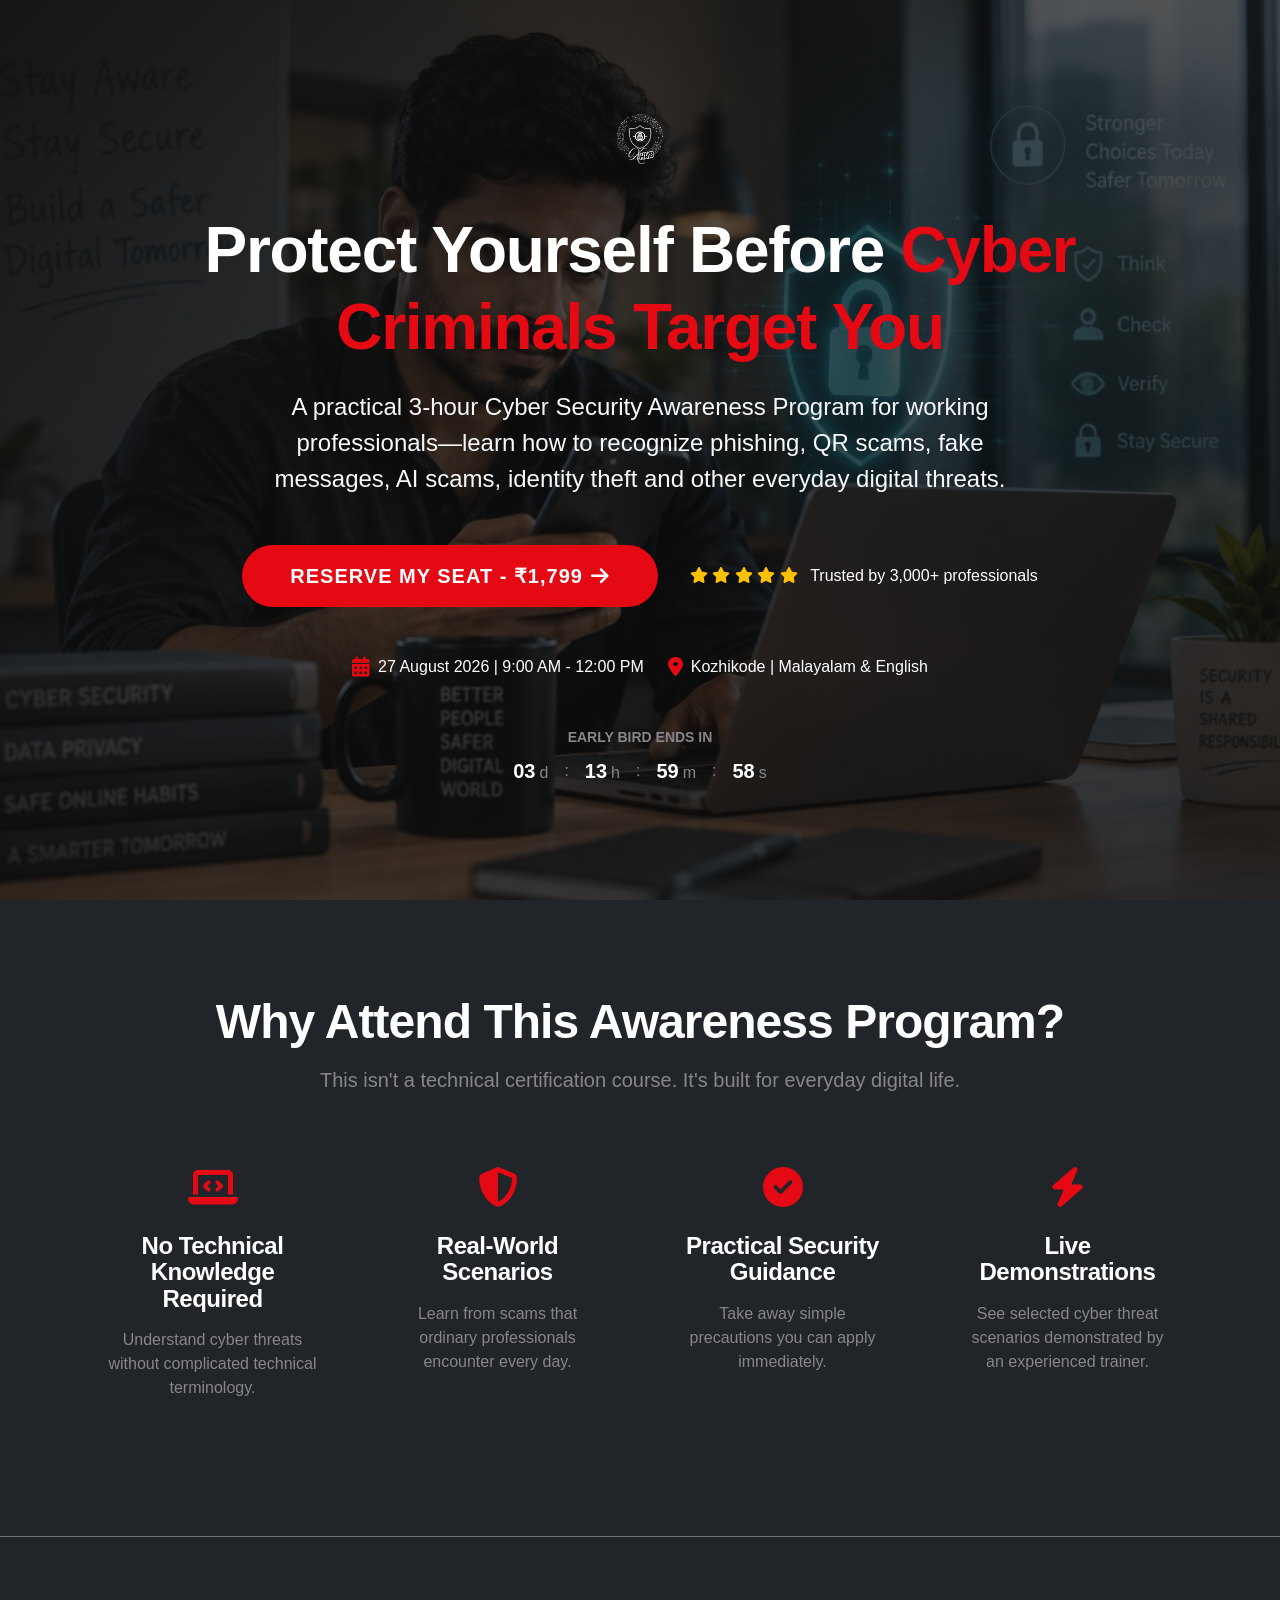
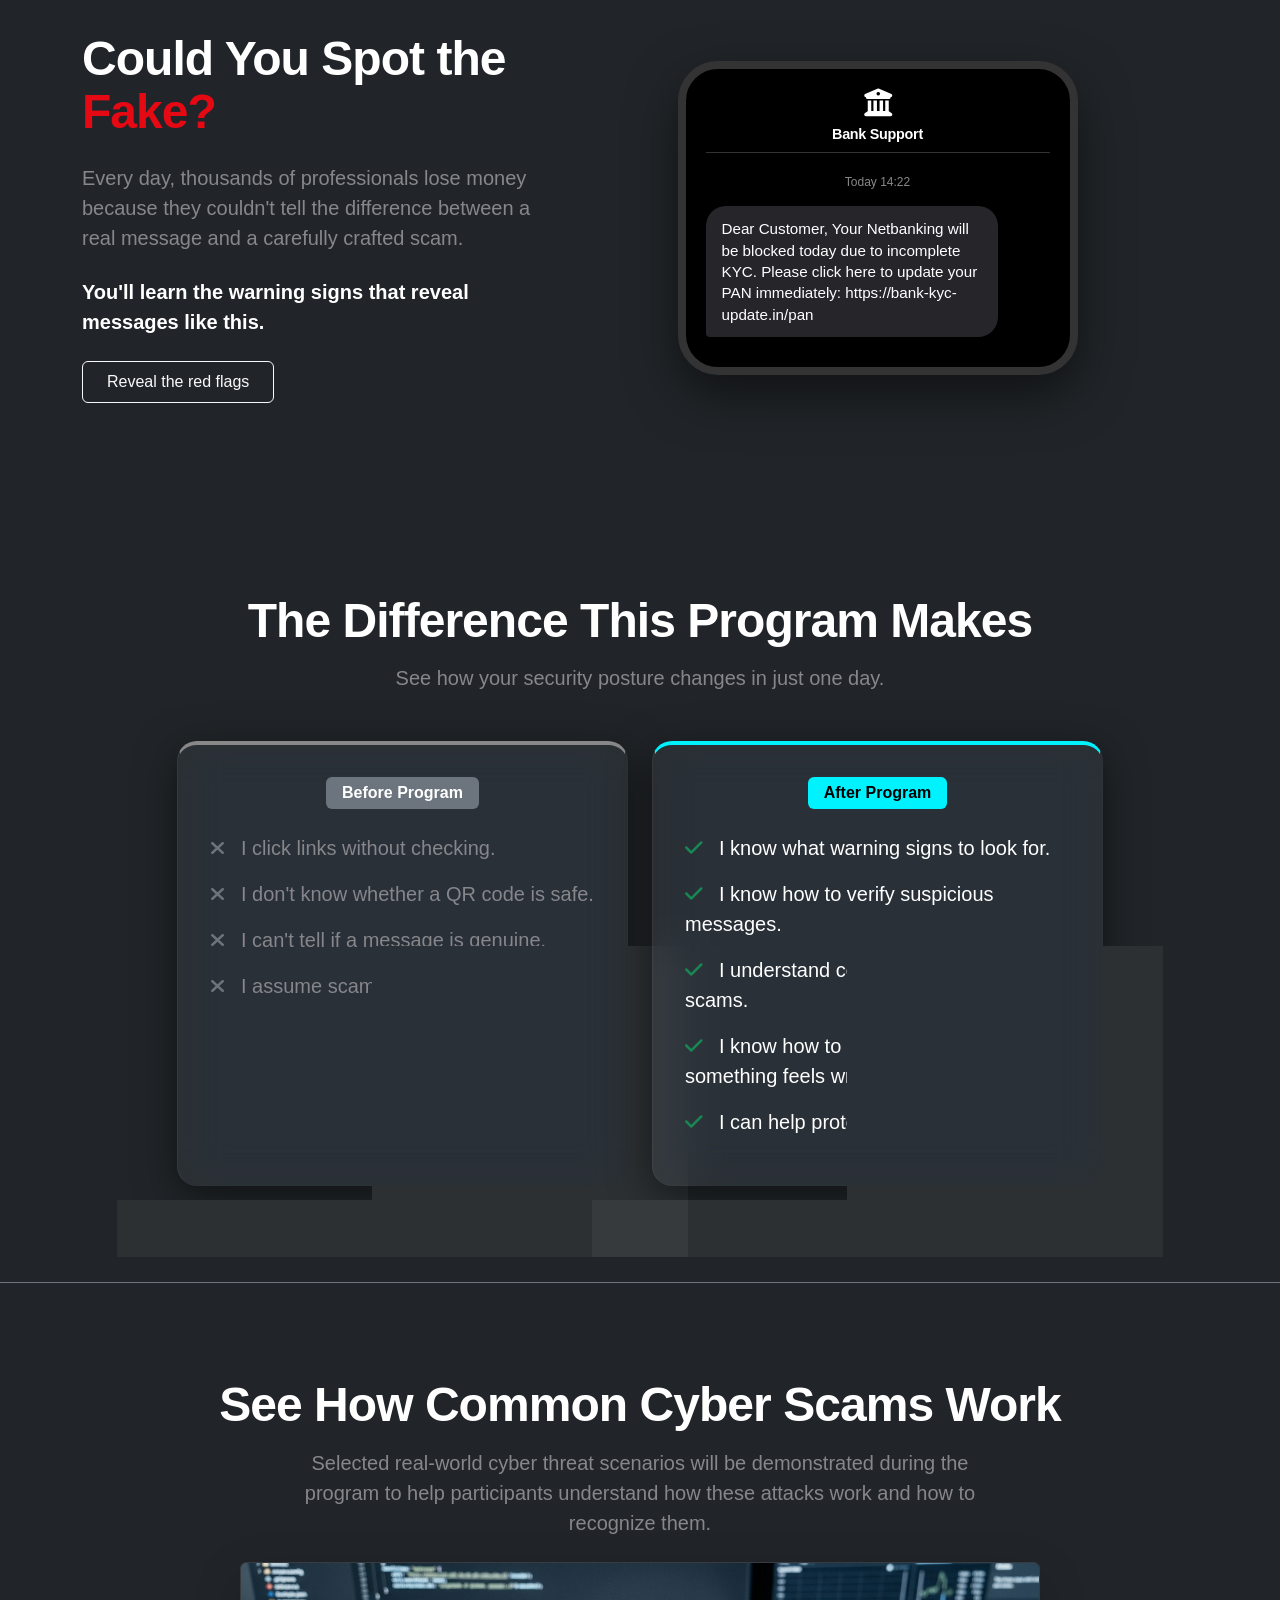
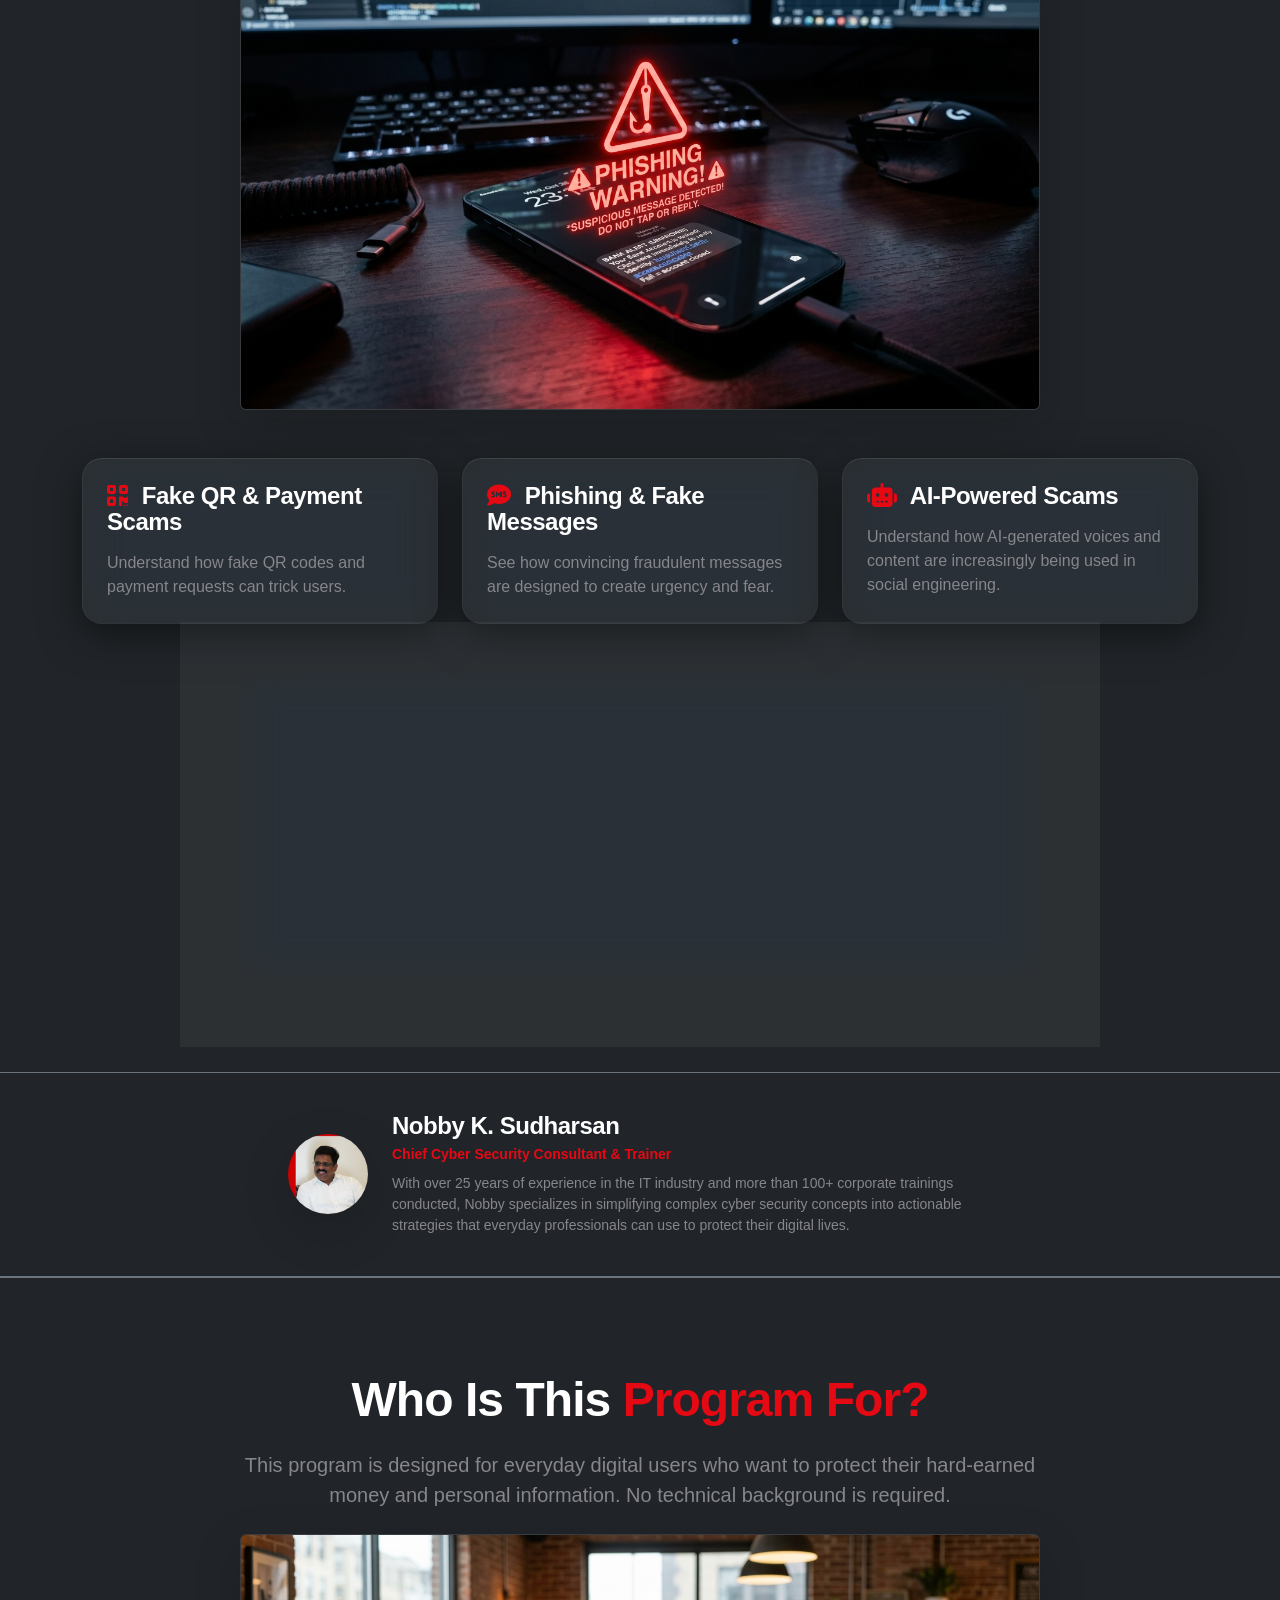
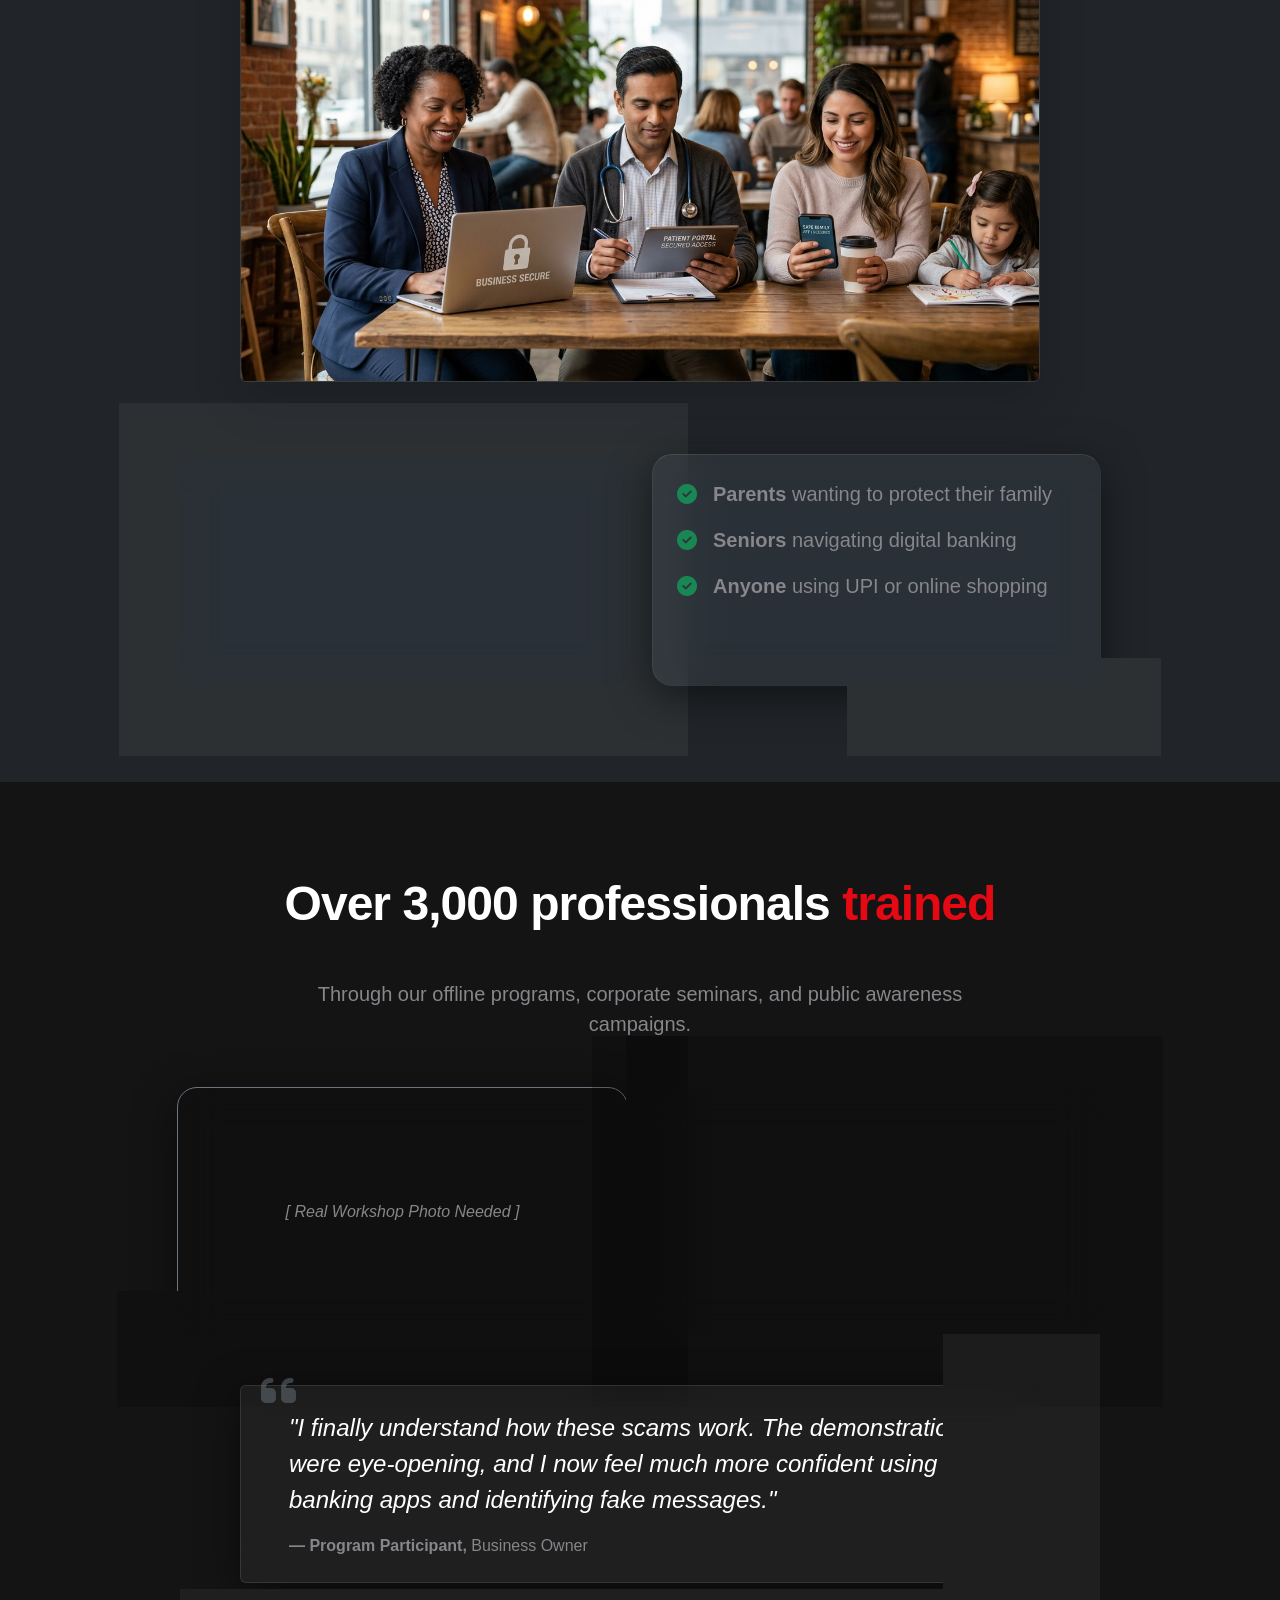
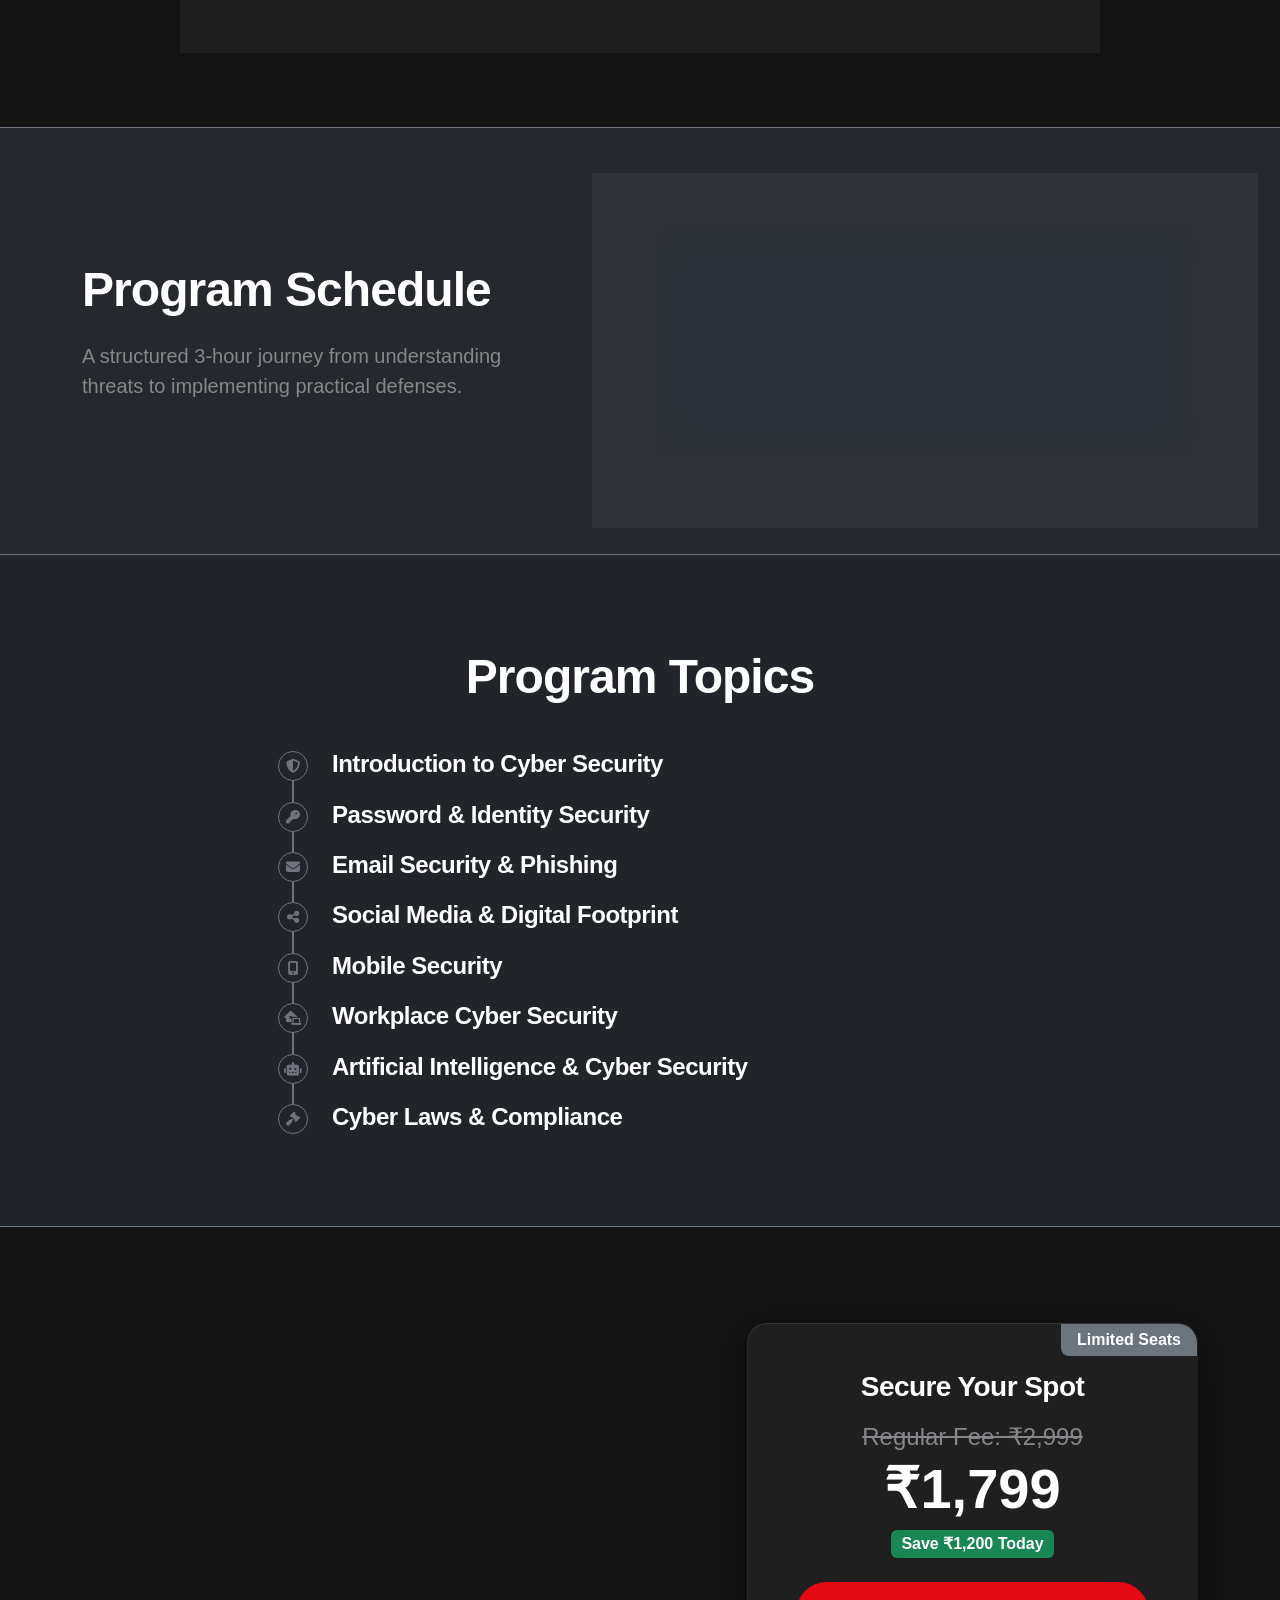
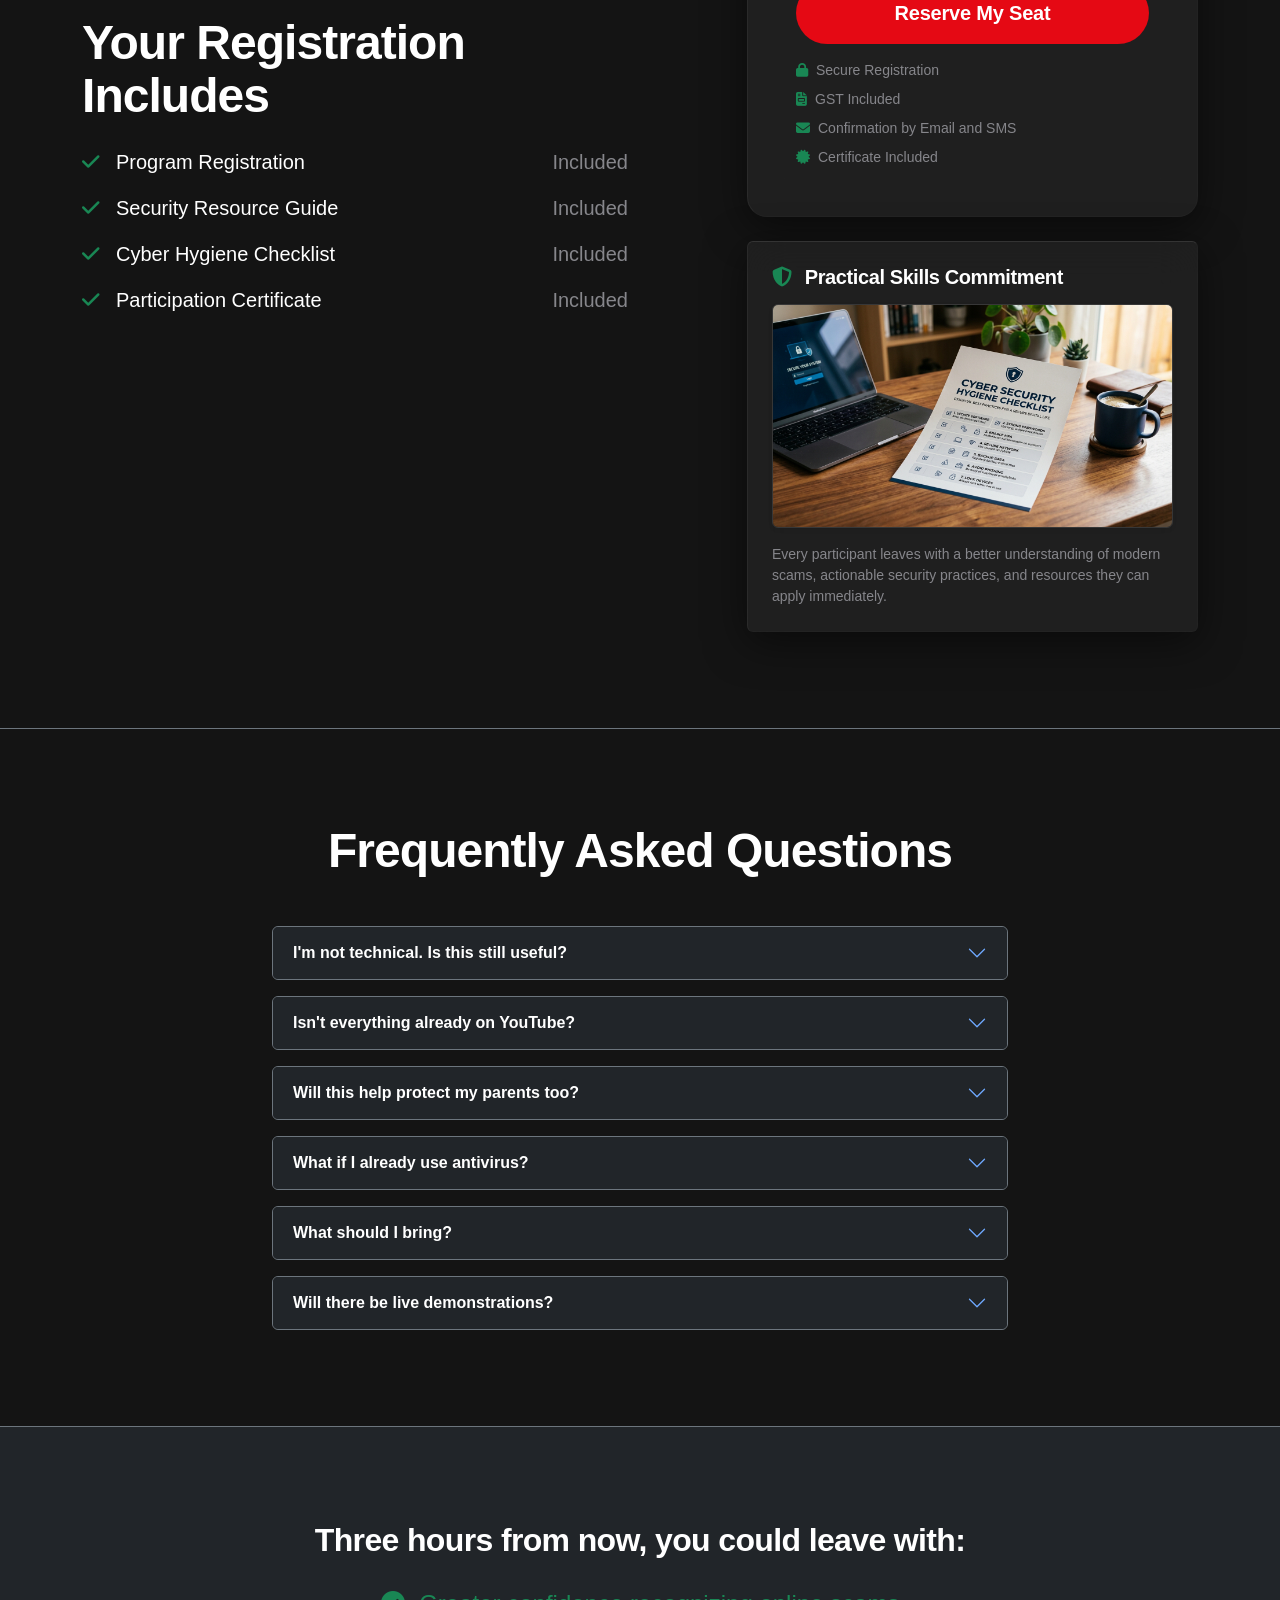
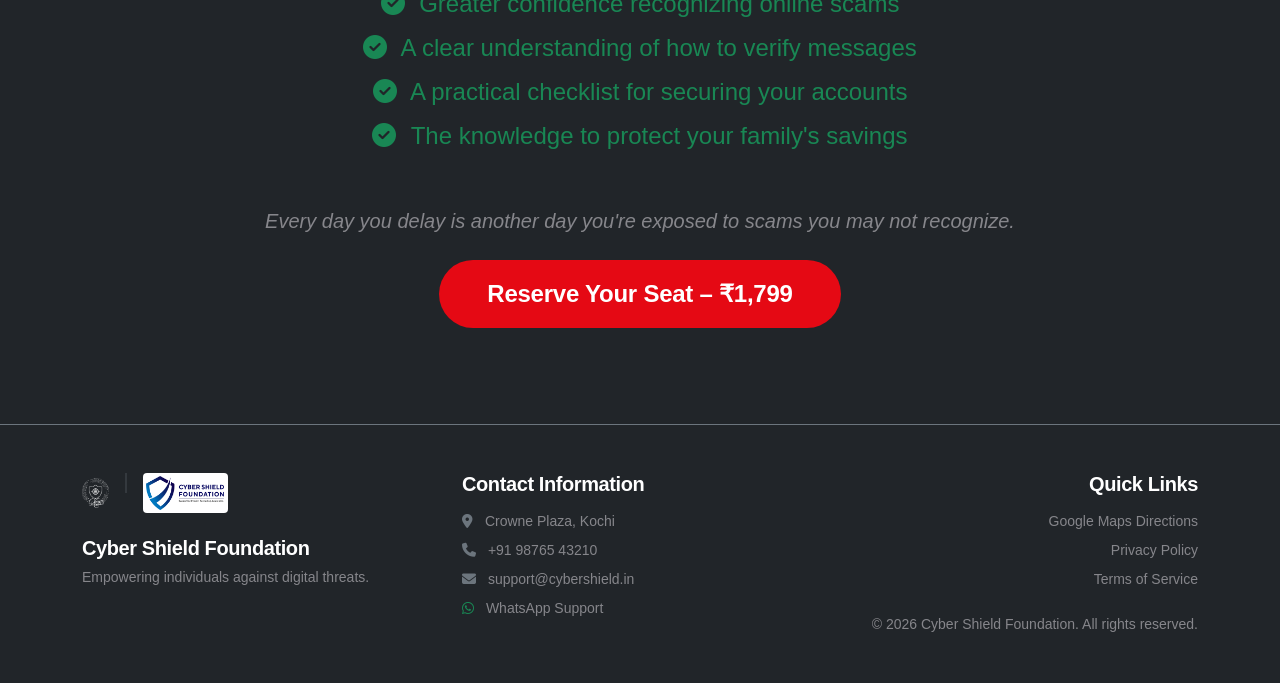
<file: index.html>
<!DOCTYPE html>
<html lang="en">
<head>
  <meta charset="utf-8">
  <meta name="viewport" content="width=device-width, initial-scale=1">
  <title>Protect Your Savings - Cyber Security Awareness Program</title>
  <meta name="description" content="A practical 3-hour awareness program to help professionals recognize and prevent digital scams.">
  <link href="https://cdn.jsdelivr.net/npm/bootstrap@5.3.0/dist/css/bootstrap.min.css" rel="stylesheet">
  <link href="https://cdnjs.cloudflare.com/ajax/libs/font-awesome/6.4.0/css/all.min.css" rel="stylesheet">
  <link href="css/style.css" rel="stylesheet">
  <style>
    .countdown-box {
      background: var(--charcoal);
      border: 1px solid var(--netflix-red);
      border-radius: 8px;
      padding: 10px 15px;
      display: inline-block;
      text-align: center;
      min-width: 60px;
    }
    .countdown-val {
      font-size: 1.5rem;
      font-weight: 800;
      color: #fff;
      line-height: 1;
    }
    .countdown-label {
      font-size: 0.75rem;
      color: var(--text-muted);
      text-transform: uppercase;
      letter-spacing: 1px;
    }
    .hero-overlay {
      position: absolute;
      top: 0;
      left: 0;
      width: 100%;
      height: 100%;
      background: linear-gradient(135deg, rgba(15,15,15,0.95) 0%, rgba(15,15,15,0.7) 50%, rgba(15,15,15,0.85) 100%);
      z-index: 1;
    }
    .hero-content {
      position: relative;
      z-index: 2;
    }
  </style>
  <!-- Meta Pixel Code -->
  <script>
  !function(f,b,e,v,n,t,s)
  {if(f.fbq)return;n=f.fbq=function(){n.callMethod?
  n.callMethod.apply(n,arguments):n.queue.push(arguments)};
  if(!f._fbq)f._fbq=n;n.push=n;n.loaded=!0;n.version='2.0';
  n.queue=[];t=b.createElement(e);t.async=!0;
  t.src=v;s=b.getElementsByTagName(e)[0];
  s.parentNode.insertBefore(t,s)}(window, document,'script',
  'https://connect.facebook.net/en_US/fbevents.js');
  fbq('init', '4577312052550451');
  fbq('track', 'PageView');
  </script>
  <noscript><img height="1" width="1" style="display:none"
  src="https://www.facebook.com/tr?id=4577312052550451&ev=PageView&noscript=1"
  /></noscript>
  <!-- End Meta Pixel Code -->
</head>
<body class="bg-dark text-white" data-bs-theme="dark">

  <!-- Floating Sticky CTA (Mobile Bottom) -->
  <div class="sticky-cta py-3 border-top border-secondary d-md-none" id="stickyCtaMobile" style="background: rgba(15,15,15,0.95); backdrop-filter: blur(10px);">
    <div class="container d-flex justify-content-between align-items-center">
      <div>
        <p class="m-0 fw-bold fs-5 text-white">Reserve My Seat</p>
        <small class="text-white" id="stickyCountdownMobile">Ends in: 03:14:22:15</small>
      </div>
      <button class="btn-netflix open-register-modal px-4 py-2">₹1,799</button>
    </div>
  </div>

  <!-- Floating Sticky CTA (Desktop Top Right) -->
  <div class="position-fixed d-none d-md-flex flex-column align-items-end" id="stickyCtaDesktop" style="top: 20px; right: 20px; z-index: 1000; opacity: 0; transition: opacity 0.3s ease; pointer-events: none;">
    <button class="btn-netflix open-register-modal px-4 py-2 shadow-lg mb-1" style="pointer-events: auto;">Reserve My Seat - ₹1,799</button>
    <small class="text-white bg-dark px-2 py-1 rounded" style="pointer-events: auto; opacity: 0.8;" id="stickyCountdownDesktop">Ends in: 03:14:22:15</small>
  </div>

  <!-- HERO SECTION -->
  <section class="hero-section text-center position-relative pt-5 pb-5" style="min-height: 100vh; display: flex; align-items: center; justify-content: center; background: url('img/hero_main.jpg') center/cover;">
    <div class="hero-overlay"></div>
    
    <div class="container hero-content">
      <!-- Logos -->
      <div class="d-flex justify-content-center align-items-center mb-5 reveal">
        <img src="img/logo-white.png" alt="Exabeam" style="height: 50px; object-fit: contain;">
      </div>

      <!-- Hero Content -->
      <h1 class="display-3 fw-bold mb-4 reveal">
        Protect Yourself Before <span class="text-netflix-red">Cyber Criminals Target You</span>
      </h1>
      <p class="fs-4 text-light mb-5 reveal reveal-delay-1" style="max-width: 800px; margin: 0 auto;">
        A practical 3-hour Cyber Security Awareness Program for working professionals—learn how to recognize phishing, QR scams, fake messages, AI scams, identity theft and other everyday digital threats.
      </p>
      <div class="d-inline-flex flex-column flex-md-row align-items-center gap-3 mb-5 reveal reveal-delay-2">
        <button class="btn-netflix open-register-modal px-5 py-3 fs-5 fw-bold text-uppercase d-flex align-items-center" style="letter-spacing: 1px;">
          Reserve My Seat - ₹1,799
          <i class="fas fa-arrow-right ms-2"></i>
        </button>
        <p class="text-white mt-3 mt-md-0 mb-0 ms-md-3">
          <i class="fas fa-star text-warning"></i>
          <i class="fas fa-star text-warning"></i>
          <i class="fas fa-star text-warning"></i>
          <i class="fas fa-star text-warning"></i>
          <i class="fas fa-star text-warning"></i>
          <span class="ms-2">Trusted by 3,000+ professionals</span>
        </p>
      </div>
      
      <div class="d-flex justify-content-center flex-wrap gap-4 text-white reveal reveal-delay-3">
        <div class="d-flex align-items-center gap-2">
          <i class="fas fa-calendar-alt text-netflix-red fs-5"></i>
          <span>27 August 2026 | 9:00 AM - 12:00 PM</span>
        </div>
        <div class="d-flex align-items-center gap-2">
          <i class="fas fa-map-marker-alt text-netflix-red fs-5"></i>
          <span>Kozhikode | Malayalam & English</span>
        </div>
      </div>
      
      <div class="reveal reveal-delay-4 mt-5">
         <p class="text-muted small text-uppercase fw-bold mb-2">Early Bird Ends In</p>
         <div class="d-flex justify-content-center gap-3 align-items-center" id="heroTimer">
            <div class="text-white fw-bold fs-5"><span id="days">02</span><span class="text-muted ms-1 fs-6 fw-normal">d</span></div>
            <div class="text-muted">:</div>
            <div class="text-white fw-bold fs-5"><span id="hours">14</span><span class="text-muted ms-1 fs-6 fw-normal">h</span></div>
            <div class="text-muted">:</div>
            <div class="text-white fw-bold fs-5"><span id="mins">53</span><span class="text-muted ms-1 fs-6 fw-normal">m</span></div>
            <div class="text-muted">:</div>
            <div class="text-white fw-bold fs-5"><span id="secs">22</span><span class="text-muted ms-1 fs-6 fw-normal">s</span></div>
         </div>
      </div>
    </div>
  </section>

  <!-- HIDDEN OBJECTIONS / WHAT MAKES THIS DIFFERENT -->
  <section class="py-5 bg-dark">
    <div class="container py-5">
      <div class="text-center mb-5 reveal">
        <h2 class="section-title">Why Attend This Awareness Program?</h2>
        <p class="fs-5 text-muted max-w-700 mx-auto">This isn't a technical certification course. It's built for everyday digital life.</p>
      </div>
      <div class="row g-4 justify-content-center">
        <!-- Feature 1 -->
        <div class="col-md-3 reveal reveal-delay-1">
          <div class="text-center p-4">
            <div class="feature-icon mb-4"><i class="fas fa-laptop-code text-netflix-red fs-1"></i></div>
            <h4 class="text-white mb-3">No Technical Knowledge Required</h4>
            <p class="text-muted">Understand cyber threats without complicated technical terminology.</p>
          </div>
        </div>
        <!-- Feature 2 -->
        <div class="col-md-3 reveal reveal-delay-2">
          <div class="text-center p-4">
            <div class="feature-icon mb-4"><i class="fas fa-shield-alt text-netflix-red fs-1"></i></div>
            <h4 class="text-white mb-3">Real-World Scenarios</h4>
            <p class="text-muted">Learn from scams that ordinary professionals encounter every day.</p>
          </div>
        </div>
        <!-- Feature 3 -->
        <div class="col-md-3 reveal reveal-delay-3">
          <div class="text-center p-4">
            <div class="feature-icon mb-4"><i class="fas fa-check-circle text-netflix-red fs-1"></i></div>
            <h4 class="text-white mb-3">Practical Security Guidance</h4>
            <p class="text-muted">Take away simple precautions you can apply immediately.</p>
          </div>
        </div>
        <!-- Feature 4 -->
        <div class="col-md-3 reveal reveal-delay-4">
          <div class="text-center p-4">
            <div class="feature-icon mb-4"><i class="fas fa-bolt text-netflix-red fs-1"></i></div>
            <h4 class="text-white mb-3">Live Demonstrations</h4>
            <p class="text-muted">See selected cyber threat scenarios demonstrated by an experienced trainer.</p>
          </div>
        </div>
      </div>
    </div>
  </section>

  <!-- INTERACTIVE SCAM QUIZ -->
  <section class="py-5 bg-dark border-top border-secondary">
    <div class="container py-5">
      <div class="row align-items-center">
        <div class="col-lg-5 text-center text-lg-start mb-4 mb-lg-0 reveal">
          <h2 class="section-title mb-4">Could You Spot the <span class="text-netflix-red">Fake?</span></h2>
          <p class="fs-5 text-muted mb-4">Every day, thousands of professionals lose money because they couldn't tell the difference between a real message and a carefully crafted scam.</p>
          <p class="fs-5 text-white fw-bold mb-4">You'll learn the warning signs that reveal messages like this.</p>
          <button class="btn btn-outline-light px-4 py-2" onclick="revealImessage()">Reveal the red flags</button>
        </div>
        
        <div class="col-lg-6 offset-lg-1 imessage-container reveal reveal-delay-2" id="imessageQuiz">
          <div class="imessage-header">
            <i class="fas fa-university fs-3 mb-2 d-block"></i>
            <h6>Bank Support</h6>
          </div>
          <div class="imessage-timestamp">Today 14:22</div>
          
          <div class="imessage-bubble receiver shake-animation">
            Dear Customer, Your Netbanking will be blocked today due to incomplete KYC. Please click here to update your PAN immediately: https://bank-kyc-update.in/pan
          </div>
          
          <div class="imessage-overlay" id="imessageOverlay">
            <h3 class="text-netflix-red mb-3 fw-bold"><i class="fas fa-exclamation-triangle me-2"></i>Warning Signs</h3>
            <p class="text-white mb-4">This message uses urgency to prompt a quick decision. Always check the URL domain—legitimate banks use official government or bank-specific domains, not obscure links.</p>
            <button class="btn btn-outline-light mt-2 px-4 py-2" onclick="event.stopPropagation(); closeImessage()">Got it</button>
          </div>
        </div>
      </div>
    </div>
  </section>

  <!-- BEFORE VS AFTER TRANSFORMATION -->
  <section class="py-5 bg-dark">
    <div class="container py-5">
      <div class="text-center mb-5 reveal">
        <h2 class="section-title">The Difference This Program Makes</h2>
        <p class="fs-5 text-muted max-w-700 mx-auto">See how your security posture changes in just one day.</p>
      </div>
      <div class="row g-4 justify-content-center">
        <div class="col-md-5 reveal reveal-delay-1">
          <div class="saas-card text-center" style="border-top: 4px solid #888;">
            <div class="mb-4">
              <span class="badge bg-secondary px-3 py-2 fs-6">Before Program</span>
            </div>
            <ul class="text-start list-unstyled fs-5 text-muted">
              <li class="mb-3"><i class="fas fa-times text-secondary me-3"></i>I click links without checking.</li>
              <li class="mb-3"><i class="fas fa-times text-secondary me-3"></i>I don't know whether a QR code is safe.</li>
              <li class="mb-3"><i class="fas fa-times text-secondary me-3"></i>I can't tell if a message is genuine.</li>
              <li class="mb-0"><i class="fas fa-times text-secondary me-3"></i>I assume scams won't happen to me.</li>
            </ul>
          </div>
        </div>
        <div class="col-md-5 reveal reveal-delay-2">
          <div class="saas-card text-center" style="border-top: 4px solid #00f2fe;">
            <div class="mb-4">
              <span class="badge px-3 py-2 fs-6 fw-bold" style="background: #00f2fe; color: #000;">After Program</span>
            </div>
            <ul class="text-start list-unstyled fs-5 text-white">
              <li class="mb-3"><i class="fas fa-check text-success me-3"></i>I know what warning signs to look for.</li>
              <li class="mb-3"><i class="fas fa-check text-success me-3"></i>I know how to verify suspicious messages.</li>
              <li class="mb-3"><i class="fas fa-check text-success me-3"></i>I understand common QR and payment scams.</li>
              <li class="mb-3"><i class="fas fa-check text-success me-3"></i>I know how to respond when something feels wrong.</li>
              <li class="mb-0"><i class="fas fa-check text-success me-3"></i>I can help protect my family too.</li>
            </ul>
          </div>
        </div>
      </div>
    </div>
  </section>

  <!-- LIVE DEMONSTRATIONS -->
  <section class="py-5 border-top border-secondary bg-dark">
    <div class="container py-5">
      <div class="text-center mb-5 reveal">
        <h2 class="section-title">See How Common Cyber Scams <span class="text-white">Work</span></h2>
        <p class="fs-5 text-muted max-w-700 mx-auto mb-4">Selected real-world cyber threat scenarios will be demonstrated during the program to help participants understand how these attacks work and how to recognize them.</p>
        <img src="img/cyber_scams.jpg" class="img-fluid rounded shadow-lg" style="max-width: 800px; width: 100%; border: 1px solid rgba(255,255,255,0.1);" alt="Phishing Warning Concept">
      </div>
      <div class="row g-4">
        <!-- Threat 1 -->
        <div class="col-md-4 reveal reveal-delay-1">
          <div class="saas-card h-100 p-4">
            <h4 class="text-white mb-3"><i class="fas fa-qrcode text-netflix-red me-2"></i> Fake QR & Payment Scams</h4>
            <p class="text-muted mb-0">Understand how fake QR codes and payment requests can trick users.</p>
          </div>
        </div>
        <!-- Threat 2 -->
        <div class="col-md-4 reveal reveal-delay-2">
          <div class="saas-card h-100 p-4">
            <h4 class="text-white mb-3"><i class="fas fa-comment-sms text-netflix-red me-2"></i> Phishing & Fake Messages</h4>
            <p class="text-muted mb-0">See how convincing fraudulent messages are designed to create urgency and fear.</p>
          </div>
        </div>
        <!-- Threat 3 -->
        <div class="col-md-4 reveal reveal-delay-3">
          <div class="saas-card h-100 p-4">
            <h4 class="text-white mb-3"><i class="fas fa-robot text-netflix-red me-2"></i> AI-Powered Scams</h4>
            <p class="text-muted mb-0">Understand how AI-generated voices and content are increasingly being used in social engineering.</p>
          </div>
        </div>
      </div>
      <div class="text-center mt-5 reveal p-5 saas-card mx-auto" style="max-width: 800px; border-color: rgba(255,255,255,0.2);">
         <h3 class="text-white mb-3">Don't Wait Until You Become a Statistic</h3>
         <p class="text-muted mb-4 fs-5">Secure your digital life and protect your family in just one day.</p>
         <button class="btn-netflix open-register-modal px-5 py-3 fs-4">Reserve My Seat - ₹1,799</button>
         <p class="mt-3 text-muted small mb-0"><i class="fas fa-lock text-success me-1"></i> Secure checkout</p>
      </div>
    </div>
  </section>

  <!-- MEET YOUR TRAINER -->
  <section class="py-4 border-top border-bottom border-secondary bg-dark">
    <div class="container py-3 text-center reveal">
      <div class="d-inline-flex flex-column flex-md-row align-items-center justify-content-center gap-4">
        <img src="img/person-01.png" alt="Nobby K. Sudharsan" class="rounded-circle shadow-lg" style="width: 80px; height: 80px; object-fit: cover;">
        <div class="text-center text-md-start" style="max-width: 600px;">
          <h4 class="text-white mb-1">Nobby K. Sudharsan</h4>
          <p class="text-netflix-red fw-bold mb-2 small">Chief Cyber Security Consultant & Trainer</p>
          <p class="text-muted small mb-0">With over 25 years of experience in the IT industry and more than 100+ corporate trainings conducted, Nobby specializes in simplifying complex cyber security concepts into actionable strategies that everyday professionals can use to protect their digital lives.</p>
        </div>
      </div>
    </div>
  </section>

  <!-- WHO SHOULD ATTEND -->
  <section class="py-5 bg-dark border-top border-secondary">
    <div class="container py-5">
      <div class="row g-5 justify-content-center">
        <div class="col-lg-10 reveal text-center">
          <h3 class="mb-4 text-white section-title">Who Is This <span class="text-netflix-red">Program For?</span></h3>
          <p class="fs-5 text-muted mx-auto mb-4" style="max-width: 800px;">This program is designed for everyday digital users who want to protect their hard-earned money and personal information. No technical background is required.</p>
          <img src="img/audience.jpg" class="img-fluid rounded shadow-lg mb-5" style="max-width: 800px; width: 100%; border: 1px solid rgba(255,255,255,0.1);" alt="Diverse group of professionals and parents">
          
          <div class="row mt-4 text-start">
            <div class="col-md-6">
              <div class="saas-card p-4 h-100">
                <p class="mb-3 fs-5"><i class="fas fa-check-circle text-success me-3"></i><strong>Business Owners</strong> protecting company assets</p>
                <p class="mb-3 fs-5"><i class="fas fa-check-circle text-success me-3"></i><strong>Employees</strong> who handle sensitive information</p>
                <p class="mb-0 fs-5"><i class="fas fa-check-circle text-success me-3"></i><strong>Professionals</strong> like Doctors and CAs</p>
              </div>
            </div>
            <div class="col-md-6 mt-4 mt-md-0">
              <div class="saas-card p-4 h-100">
                <p class="mb-3 fs-5"><i class="fas fa-check-circle text-success me-3"></i><strong>Parents</strong> wanting to protect their family</p>
                <p class="mb-3 fs-5"><i class="fas fa-check-circle text-success me-3"></i><strong>Seniors</strong> navigating digital banking</p>
                <p class="mb-0 fs-5"><i class="fas fa-check-circle text-success me-3"></i><strong>Anyone</strong> using UPI or online shopping</p>
              </div>
            </div>
          </div>
        </div>
      </div>
    </div>
  </section>

  <!-- SOCIAL PROOF & TESTIMONIAL -->
  <section class="py-5" style="background: var(--charcoal);">
    <div class="container py-5 text-center">
      <h2 class="section-title reveal mb-5">Over 3,000 professionals <span class="text-netflix-red">trained</span></h2>
      <p class="fs-5 text-muted mx-auto mb-5" style="max-width: 700px;">Through our offline programs, corporate seminars, and public awareness campaigns.</p>
      
      <!-- Removed placeholder images, waiting for real assets -->
      <div class="row g-4 justify-content-center mb-5">
        <div class="col-md-5 reveal reveal-delay-1">
          <div class="saas-card p-5 d-flex align-items-center justify-content-center border-secondary" style="min-height: 250px; background: rgba(0,0,0,0.2);">
            <p class="text-muted fst-italic mb-0">[ Real Workshop Photo Needed ]</p>
          </div>
        </div>
        <div class="col-md-5 reveal reveal-delay-2">
          <div class="saas-card p-5 d-flex align-items-center justify-content-center border-secondary" style="min-height: 250px; background: rgba(0,0,0,0.2);">
             <p class="text-muted fst-italic mb-0">[ Real Certificate Photo Needed ]</p>
          </div>
        </div>
      </div>

      <!-- Specific Testimonial -->
      <div class="reveal mx-auto mb-5 p-4 rounded saas-card text-start position-relative" style="max-width: 800px; border-color: rgba(255,255,255,0.1);">
        <i class="fas fa-quote-left fs-1 text-secondary position-absolute" style="top: -15px; left: 20px; opacity: 0.5;"></i>
        <p class="fs-4 text-white fst-italic ms-4">"I finally understand how these scams work. The demonstrations were eye-opening, and I now feel much more confident using my banking apps and identifying fake messages."</p>
        <p class="text-muted ms-4 m-0 fw-bold">— Program Participant, <span class="fw-normal">Business Owner</span></p>
      </div>
    </div>
  </section>

  <!-- PROGRAM SCHEDULE -->
  <section class="py-5 border-top border-secondary" style="background: rgba(255,255,255,0.02);">
    <div class="container py-5">
      <div class="row align-items-center">
        <div class="col-lg-5 mb-4 mb-lg-0 reveal text-center text-lg-start">
          <h2 class="section-title mb-4">Program <span class="text-white">Schedule</span></h2>
          <p class="fs-5 text-muted">A structured 3-hour journey from understanding threats to implementing practical defenses.</p>
        </div>
        <div class="col-lg-6 offset-lg-1 reveal reveal-delay-1">
          <div class="saas-card p-4 border-secondary">
            <div class="d-flex mb-3">
              <div class="text-netflix-red fw-bold me-4" style="min-width: 80px;">09:00 AM</div>
              <div class="text-white">Understanding the Threat Landscape</div>
            </div>
            <div class="d-flex mb-3">
              <div class="text-netflix-red fw-bold me-4" style="min-width: 80px;">09:30 AM</div>
              <div class="text-white">Passwords, Phishing & Social Engineering</div>
            </div>
            <div class="d-flex mb-3">
              <div class="text-netflix-red fw-bold me-4" style="min-width: 80px;">10:15 AM</div>
              <div class="text-white">Online Banking & Mobile Security</div>
            </div>
            <div class="d-flex mb-3">
              <div class="text-netflix-red fw-bold me-4" style="min-width: 80px;">11:00 AM</div>
              <div class="text-white">AI Scams, Social Media & Digital Footprint</div>
            </div>
            <div class="d-flex">
              <div class="text-netflix-red fw-bold me-4" style="min-width: 80px;">11:45 AM</div>
              <div class="text-white">Action Plan & Open Q&A</div>
            </div>
          </div>
        </div>
      </div>
    </div>
  </section>

  <!-- TIMELINE SECTION -->
  <section class="py-5 bg-dark border-top border-secondary">
    <div class="container py-5">
      <h2 class="section-title text-center reveal mb-5">Program <span class="text-white">Topics</span></h2>
      
      <div class="row justify-content-center reveal reveal-delay-1">
        <div class="col-lg-8">
          <div class="timeline position-relative">
             <div class="timeline-line bg-secondary position-absolute" style="left: 20px; top: 0; bottom: 0; width: 2px;"></div>
             
             <!-- Topic 1 -->
             <div class="timeline-item position-relative mb-4" style="padding-left: 60px;">
               <div class="timeline-dot position-absolute bg-dark border border-secondary rounded-circle d-flex align-items-center justify-content-center" style="left: 6px; top: 0; width: 30px; height: 30px;"><i class="fas fa-shield-alt text-secondary small"></i></div>
               <h4 class="text-white m-0">Introduction to Cyber Security</h4>
             </div>
             <!-- Topic 2 -->
             <div class="timeline-item position-relative mb-4" style="padding-left: 60px;">
               <div class="timeline-dot position-absolute bg-dark border border-secondary rounded-circle d-flex align-items-center justify-content-center" style="left: 6px; top: 0; width: 30px; height: 30px;"><i class="fas fa-key text-secondary small"></i></div>
               <h4 class="text-white m-0">Password & Identity Security</h4>
             </div>
             <!-- Topic 3 -->
             <div class="timeline-item position-relative mb-4" style="padding-left: 60px;">
               <div class="timeline-dot position-absolute bg-dark border border-secondary rounded-circle d-flex align-items-center justify-content-center" style="left: 6px; top: 0; width: 30px; height: 30px;"><i class="fas fa-envelope text-secondary small"></i></div>
               <h4 class="text-white m-0">Email Security & Phishing</h4>
             </div>
             <!-- Topic 4 -->
             <div class="timeline-item position-relative mb-4" style="padding-left: 60px;">
               <div class="timeline-dot position-absolute bg-dark border border-secondary rounded-circle d-flex align-items-center justify-content-center" style="left: 6px; top: 0; width: 30px; height: 30px;"><i class="fas fa-share-alt text-secondary small"></i></div>
               <h4 class="text-white m-0">Social Media & Digital Footprint</h4>
             </div>
             <!-- Topic 5 -->
             <div class="timeline-item position-relative mb-4" style="padding-left: 60px;">
               <div class="timeline-dot position-absolute bg-dark border border-secondary rounded-circle d-flex align-items-center justify-content-center" style="left: 6px; top: 0; width: 30px; height: 30px;"><i class="fas fa-mobile-alt text-secondary small"></i></div>
               <h4 class="text-white m-0">Mobile Security</h4>
             </div>
             <!-- Topic 6 -->
             <div class="timeline-item position-relative mb-4" style="padding-left: 60px;">
               <div class="timeline-dot position-absolute bg-dark border border-secondary rounded-circle d-flex align-items-center justify-content-center" style="left: 6px; top: 0; width: 30px; height: 30px;"><i class="fas fa-laptop-house text-secondary small"></i></div>
               <h4 class="text-white m-0">Workplace Cyber Security</h4>
             </div>
             <!-- Topic 7 -->
             <div class="timeline-item position-relative mb-4" style="padding-left: 60px;">
               <div class="timeline-dot position-absolute bg-dark border border-secondary rounded-circle d-flex align-items-center justify-content-center" style="left: 6px; top: 0; width: 30px; height: 30px;"><i class="fas fa-robot text-secondary small"></i></div>
               <h4 class="text-white m-0">Artificial Intelligence & Cyber Security</h4>
             </div>
             <!-- Topic 8 -->
             <div class="timeline-item position-relative" style="padding-left: 60px;">
               <div class="timeline-dot position-absolute bg-dark border border-secondary rounded-circle d-flex align-items-center justify-content-center" style="left: 6px; top: 0; width: 30px; height: 30px;"><i class="fas fa-gavel text-secondary small"></i></div>
               <h4 class="text-white m-0">Cyber Laws & Compliance</h4>
             </div>
          </div>
        </div>
      </div>
    </div>
  </section>

  <!-- PRICING & THE VALUE STACK -->
  <section class="py-5 border-top border-secondary" style="background: var(--charcoal);" id="register">
    <div class="container py-5">
      <div class="row align-items-center">
        <!-- The Value Stack -->
        <div class="col-lg-6 mb-5 mb-lg-0 reveal">
          <h2 class="section-title mb-4">Your Registration <span class="text-white">Includes</span></h2>
          
          <ul class="list-unstyled mb-4">
            <li class="mb-3 fs-5 d-flex justify-content-between">
              <span><i class="fas fa-check text-success me-3"></i>Program Registration</span>
              <span class="text-muted">Included</span>
            </li>
            <li class="mb-3 fs-5 d-flex justify-content-between">
              <span><i class="fas fa-check text-success me-3"></i>Security Resource Guide</span>
              <span class="text-muted">Included</span>
            </li>
            <li class="mb-3 fs-5 d-flex justify-content-between">
              <span><i class="fas fa-check text-success me-3"></i>Cyber Hygiene Checklist</span>
              <span class="text-muted">Included</span>
            </li>
            <li class="mb-3 fs-5 d-flex justify-content-between">
              <span><i class="fas fa-check text-success me-3"></i>Participation Certificate</span>
              <span class="text-muted">Included</span>
            </li>
          </ul>
        </div>
        
        <div class="col-lg-5 offset-lg-1 reveal reveal-delay-1">
          <div class="saas-card text-center position-relative overflow-hidden" style="padding: 3rem;">
            <div class="position-absolute top-0 end-0 bg-secondary text-white px-3 py-1 rounded-bl fw-bold" style="border-bottom-left-radius: 8px;">Limited Seats</div>
            <h3 class="mb-3 text-white">Secure Your Spot</h3>
            
            <div class="mb-4">
               <span class="text-decoration-line-through text-muted fs-4">Regular Fee: ₹2,999</span><br>
               <span class="display-4 fw-bold text-white">₹1,799</span><br>
               <span class="badge bg-success fs-6 mt-2">Save ₹1,200 Today</span>
            </div>
            
            <button class="btn-netflix w-100 py-3 fs-5 open-register-modal mb-3">Reserve My Seat</button>
            
            <div class="d-flex flex-column gap-2 text-muted small text-start">
              <span><i class="fas fa-lock text-success me-2"></i>Secure Registration</span>
              <span><i class="fas fa-file-invoice text-success me-2"></i>GST Included</span>
              <span><i class="fas fa-envelope text-success me-2"></i>Confirmation by Email and SMS</span>
              <span><i class="fas fa-certificate text-success me-2"></i>Certificate Included</span>
            </div>
          </div>
          
          <div class="mt-4 p-4 rounded saas-card text-start position-relative">
            <h5 class="text-white mb-3"><i class="fas fa-shield-alt text-success me-2"></i> Practical Skills Commitment</h5>
            <img src="img/security_checklist.jpg" class="img-fluid rounded mb-3 shadow-sm" style="width: 100%; border: 1px solid rgba(255,255,255,0.1);" alt="Security Checklist">
            <p class="text-muted small m-0">Every participant leaves with a better understanding of modern scams, actionable security practices, and resources they can apply immediately.</p>
          </div>
        </div>
      </div>
    </div>
  </section>

  <!-- FREQUENTLY ASKED QUESTIONS -->
  <section class="py-5 bg-charcoal border-top border-secondary">
    <div class="container py-5">
      <h2 class="section-title text-center reveal mb-5">Frequently Asked <span class="text-white">Questions</span></h2>
      <div class="row justify-content-center reveal reveal-delay-1">
        <div class="col-lg-8">
          <div class="accordion" id="faqAccordion">
            <div class="accordion-item bg-dark border-secondary border mb-3 rounded overflow-hidden">
              <h2 class="accordion-header">
                <button class="accordion-button collapsed bg-dark text-white fw-bold shadow-none" type="button" data-bs-toggle="collapse" data-bs-target="#faq1">
                  I'm not technical. Is this still useful?
                </button>
              </h2>
              <div id="faq1" class="accordion-collapse collapse" data-bs-parent="#faqAccordion">
                <div class="accordion-body text-muted bg-charcoal">
                  Absolutely. We designed this entirely for non-technical users. If you know how to use WhatsApp or open an email, you will easily be able to follow along and secure your devices.
                </div>
              </div>
            </div>
            <div class="accordion-item bg-dark border-secondary border mb-3 rounded overflow-hidden">
              <h2 class="accordion-header">
                <button class="accordion-button collapsed bg-dark text-white fw-bold shadow-none" type="button" data-bs-toggle="collapse" data-bs-target="#faq2">
                  Isn't everything already on YouTube?
                </button>
              </h2>
              <div id="faq2" class="accordion-collapse collapse" data-bs-parent="#faqAccordion">
                <div class="accordion-body text-muted bg-charcoal">
                  Information is on YouTube, but execution is not. This is an interactive awareness program where you'll see real-world scam demonstrations that aren't shown publicly.
                </div>
              </div>
            </div>
            <div class="accordion-item bg-dark border-secondary border mb-3 rounded overflow-hidden">
              <h2 class="accordion-header">
                <button class="accordion-button collapsed bg-dark text-white fw-bold shadow-none" type="button" data-bs-toggle="collapse" data-bs-target="#faq3">
                  Will this help protect my parents too?
                </button>
              </h2>
              <div id="faq3" class="accordion-collapse collapse" data-bs-parent="#faqAccordion">
                <div class="accordion-body text-muted bg-charcoal">
                  Yes! One of the biggest benefits is that you can take the exact settings and checklists from this program and apply them to your parents' phones when you get home.
                </div>
              </div>
            </div>
            <div class="accordion-item bg-dark border-secondary border mb-3 rounded overflow-hidden">
              <h2 class="accordion-header">
                <button class="accordion-button collapsed bg-dark text-white fw-bold shadow-none" type="button" data-bs-toggle="collapse" data-bs-target="#faq4">
                  What if I already use antivirus?
                </button>
              </h2>
              <div id="faq4" class="accordion-collapse collapse" data-bs-parent="#faqAccordion">
                <div class="accordion-body text-muted bg-charcoal">
                  Antivirus software only protects against known malware. Scammers today don't use malware—they use psychology to trick you into transferring money yourself (like AI voice cloning or fake QR codes). Antivirus won't stop that, but this awareness program will.
                </div>
              </div>
            </div>
            <div class="accordion-item bg-dark border-secondary border mb-3 rounded overflow-hidden">
              <h2 class="accordion-header">
                <button class="accordion-button collapsed bg-dark text-white fw-bold shadow-none" type="button" data-bs-toggle="collapse" data-bs-target="#faq5">
                  What should I bring?
                </button>
              </h2>
              <div id="faq5" class="accordion-collapse collapse" data-bs-parent="#faqAccordion">
                <div class="accordion-body text-muted bg-charcoal">
                  Just your fully charged smartphone (Android or iPhone). We will show you some practical settings you can check during the session.
                </div>
              </div>
            </div>
            <div class="accordion-item bg-dark border-secondary border rounded overflow-hidden">
              <h2 class="accordion-header">
                <button class="accordion-button collapsed bg-dark text-white fw-bold shadow-none" type="button" data-bs-toggle="collapse" data-bs-target="#faq6">
                  Will there be live demonstrations?
                </button>
              </h2>
              <div id="faq6" class="accordion-collapse collapse" data-bs-parent="#faqAccordion">
                <div class="accordion-body text-muted bg-charcoal">
                  Yes, we perform real-time demonstrations of how scammers clone voices using AI, intercept OTPs, and create fake QR codes. Seeing the scam happen is the best way to recognize it in the real world.
                </div>
              </div>
            </div>
          </div>
        </div>
      </div>
    </div>
  </section>

  <!-- FINAL CTA VISION -->
  <section class="py-5 bg-dark text-center border-top border-secondary">
    <div class="container py-5 reveal">
      <h2 class="mb-4 text-white">Three hours from now, you could leave with:</h2>
      <div class="d-flex flex-column align-items-center mb-5">
         <p class="fs-4 text-success m-1"><i class="fas fa-check-circle me-2"></i> Greater confidence recognizing online scams</p>
         <p class="fs-4 text-success m-1"><i class="fas fa-check-circle me-2"></i> A clear understanding of how to verify messages</p>
         <p class="fs-4 text-success m-1"><i class="fas fa-check-circle me-2"></i> A practical checklist for securing your accounts</p>
         <p class="fs-4 text-success m-1"><i class="fas fa-check-circle me-2"></i> The knowledge to protect your family's savings</p>
      </div>
      <p class="fs-5 text-muted mb-4 fst-italic">Every day you delay is another day you're exposed to scams you may not recognize.</p>
      <button class="btn-netflix open-register-modal px-5 py-3 fs-4">Reserve Your Seat – ₹1,799</button>
    </div>
  </section>

  <!-- REGISTRATION MODAL -->
  <div class="modal-overlay" id="registerModal" style="background: rgba(0,0,0,0.85); z-index: 99999 !important;">
    <div class="modal-content" style="background: var(--charcoal); border: 1px solid var(--netflix-red);">
      <button class="modal-close text-white" id="closeModal">&times;</button>
      <h3 class="text-white mb-1">Reserve Your Seat</h3>
      <p class="text-muted mb-4">Takes less than 30 seconds.</p>
      
      <form id="registrationForm" onsubmit="submitForm(event)">
        <!-- Details Section -->
        <div id="detailsSection">
          <div class="mb-3">
            <label class="form-label text-light">Full Name</label>
            <input type="text" class="form-control bg-dark text-white border-secondary" id="name" required>
          </div>
          <div class="mb-3">
            <label class="form-label text-light">Email Address</label>
            <input type="email" class="form-control bg-dark text-white border-secondary" id="email" required>
          </div>
          <div class="mb-4">
            <label class="form-label text-light">WhatsApp Number</label>
            <input type="tel" class="form-control bg-dark text-white border-secondary" id="phone" required>
          </div>
          <button type="submit" class="btn-netflix w-100 py-3 fs-5" id="submitBtn">Proceed to Payment - ₹1,799</button>
        </div>

        <!-- QR Payment Section (Hidden initially) -->
        <div id="qrPaymentSection" style="display: none;" class="text-center mt-2">
          <p class="text-white mb-2 fs-5">Scan to pay <strong>₹1,799</strong></p>
          <div class="bg-white p-3 rounded d-inline-block mb-3">
            <img src="img/qr.jpg" alt="UPI QR Code" style="width: 250px; height: 250px; object-fit: contain;">
          </div>
          <p class="text-light mb-1">UPI ID: <strong>xcitehub348@fbl</strong></p>
          <p class="text-muted small mb-4">Please complete the payment on your UPI app first.</p>
          
          <button type="button" class="btn btn-success w-100 py-3 fs-5 fw-bold" id="paymentDoneBtn" onclick="handlePaymentDone()">
            <i class="fab fa-whatsapp me-2"></i> I have completed the payment
          </button>
          <p class="text-muted small mt-3">Clicking this will open WhatsApp to confirm your seat.</p>
        </div>
      </form>
    </div>
  </div>

  <footer class="py-5 bg-dark border-top border-secondary">
    <div class="container">
      <div class="row gy-4">
        <div class="col-md-4 text-center text-md-start">
          <div class="d-flex justify-content-center justify-content-md-start align-items-center gap-3 mb-4">
            <img src="img/logo-white.png" alt="Exabeam" style="height: 30px; object-fit: contain;">
            <div class="vr bg-secondary" style="height: 20px; width: 2px;"></div>
            <img src="img/official-cyber-shield-logo.png" alt="Cyber Shield Foundation" style="height: 40px; object-fit: contain; background: white; padding: 3px; border-radius: 4px;">
          </div>
          <h5 class="text-white mb-2">Cyber Shield Foundation</h5>
          <p class="text-muted small mb-0">Empowering individuals against digital threats.</p>
        </div>
        
        <div class="col-md-4 text-center text-md-start">
          <h5 class="text-white mb-3">Contact Information</h5>
          <ul class="list-unstyled text-muted small">
            <li class="mb-2"><i class="fas fa-map-marker-alt me-2 text-secondary"></i> Crowne Plaza, Kochi</li>
            <li class="mb-2"><i class="fas fa-phone me-2 text-secondary"></i> +91 98765 43210</li>
            <li class="mb-2"><i class="fas fa-envelope me-2 text-secondary"></i> support@cybershield.in</li>
            <li class="mb-2"><i class="fab fa-whatsapp me-2 text-success"></i> WhatsApp Support</li>
          </ul>
        </div>
        
        <div class="col-md-4 text-center text-md-end">
          <h5 class="text-white mb-3">Quick Links</h5>
          <ul class="list-unstyled text-muted small">
            <li class="mb-2"><a href="#" class="text-muted text-decoration-none">Google Maps Directions</a></li>
            <li class="mb-2"><a href="#" class="text-muted text-decoration-none">Privacy Policy</a></li>
            <li class="mb-2"><a href="#" class="text-muted text-decoration-none">Terms of Service</a></li>
          </ul>
          <p class="text-muted small mt-4 m-0">&copy; 2026 Cyber Shield Foundation. All rights reserved.</p>
        </div>
      </div>
    </div>
  </footer>

  <script src="https://cdn.jsdelivr.net/npm/bootstrap@5.3.0/dist/js/bootstrap.bundle.min.js"></script>
  
  <script>
    // Countdown Timer Logic (3 Days from page load for demo purposes)
    // To use a fixed date, set countDownDate to: new Date("Aug 10, 2026 00:00:00").getTime()
    let countDownDate = new Date().getTime() + (3 * 24 * 60 * 60 * 1000) + (14 * 60 * 60 * 1000); 

    const x = setInterval(function() {
      const now = new Date().getTime();
      const distance = countDownDate - now;

      if (distance < 0) {
        clearInterval(x);
        document.getElementById("heroTimer").innerHTML = "<p class='text-netflix-red fs-4'>Pricing has ended</p>";
        return;
      }

      const days = Math.floor(distance / (1000 * 60 * 60 * 24));
      const hours = Math.floor((distance % (1000 * 60 * 60 * 24)) / (1000 * 60 * 60));
      const minutes = Math.floor((distance % (1000 * 60 * 60)) / (1000 * 60));
      const seconds = Math.floor((distance % (1000 * 60)) / 1000);

      document.getElementById("days").innerHTML = days.toString().padStart(2, '0');
      document.getElementById("hours").innerHTML = hours.toString().padStart(2, '0');
      document.getElementById("mins").innerHTML = minutes.toString().padStart(2, '0');
      document.getElementById("secs").innerHTML = seconds.toString().padStart(2, '0');
      
      document.getElementById("stickyCountdown").innerHTML = `Ends in: ${days.toString().padStart(2, '0')}:${hours.toString().padStart(2, '0')}:${minutes.toString().padStart(2, '0')}:${seconds.toString().padStart(2, '0')}`;
    }, 1000);


    // Reveal Animations
    function reveal() {
      var reveals = document.querySelectorAll(".reveal");
      for (var i = 0; i < reveals.length; i++) {
        var windowHeight = window.innerHeight;
        var elementTop = reveals[i].getBoundingClientRect().top;
        var elementVisible = 50;
        if (elementTop < windowHeight - elementVisible) {
          reveals[i].classList.add("active");
        }
      }
    }
    window.addEventListener("scroll", reveal);
    reveal();

    // Sticky CTA Logic
    const stickyCtaMobile = document.getElementById('stickyCtaMobile');
    const stickyCtaDesktop = document.getElementById('stickyCtaDesktop');
    const registerSection = document.getElementById('register');
    
    window.addEventListener('scroll', () => {
      const regRect = registerSection.getBoundingClientRect();
      const pastHero = window.scrollY > 400;
      
      // Mobile Logic
      if (window.innerWidth < 768) {
        if (pastHero && regRect.top > window.innerHeight) {
          stickyCtaMobile.classList.add('visible');
        } else {
          stickyCtaMobile.classList.remove('visible');
        }
      }
      
      // Desktop Logic
      if (window.innerWidth >= 768) {
        if (pastHero && regRect.top > window.innerHeight) {
          stickyCtaDesktop.style.opacity = '1';
        } else {
          stickyCtaDesktop.style.opacity = '0';
        }
      }
    });

    // Modal Logic
    const modal = document.getElementById('registerModal');
    const closeModalBtn = document.getElementById('closeModal');
    const openBtns = document.querySelectorAll('.open-register-modal');

    openBtns.forEach(btn => {
      btn.addEventListener('click', (e) => {
        e.preventDefault();
        modal.classList.add('active');
      });
    });

    closeModalBtn.addEventListener('click', () => {
      modal.classList.remove('active');
    });

    window.addEventListener('click', (e) => {
      if (e.target === modal) {
        modal.classList.remove('active');
      }
    });

    // Form Submission
    async function submitForm(e) {
      e.preventDefault();
      const btn = document.getElementById('submitBtn');
      btn.innerHTML = '<i class="fas fa-spinner fa-spin"></i> Processing...';
      btn.disabled = true;
      
      const name = document.getElementById('name').value;
      const email = document.getElementById('email').value;
      const phone = document.getElementById('phone').value;

      const data = { name, email, phone };
      
      // Google Apps Script Web App URL
      const scriptURL = 'https://script.google.com/macros/s/AKfycbysOdWSkLuWbNUT6547Hxcl_6kRk0f0Y_umzT619Uem5gGMCL5AFKTMsrNvsKfXi-K4-g/exec'; 
      
      try {
        if (scriptURL !== 'YOUR_GOOGLE_APPS_SCRIPT_WEB_APP_URL_HERE') {
          await fetch(scriptURL, {
            method: 'POST',
            body: JSON.stringify(data),
            mode: 'no-cors'
          });
        }
      } catch (error) {
        console.error('Error submitting lead to Google Sheets:', error);
      }
      
      // Proceed to Payment QR Section
      document.getElementById('detailsSection').style.display = 'none';
      document.getElementById('qrPaymentSection').style.display = 'block';
      document.querySelector('.modal-content h3').innerText = 'Complete Payment';
      document.querySelector('.modal-content p').innerText = 'Scan the QR code to secure your seat.';
    }

    // Handle Payment Done
    function handlePaymentDone() {
      const name = document.getElementById('name').value || 'Participant';
      const phone = document.getElementById('phone').value || '';
      const email = document.getElementById('email').value || '';
      
      const message = `Hi, I have completed the payment for the Cyber Security Awareness Program.\n\nName: ${name}\nPhone: ${phone}\nEmail: ${email}`;
      const encodedMessage = encodeURIComponent(message);
      const whatsappUrl = `https://wa.me/919207189222?text=${encodedMessage}`;
      
      window.location.href = whatsappUrl;
    }

    // iMessage Quiz Logic
    function revealImessage() {
      document.getElementById('imessageQuiz').classList.add('revealed');
    }
    function closeImessage() {
      document.getElementById('imessageQuiz').classList.remove('revealed');
    }
  </script>
</body>
</html>
</file>
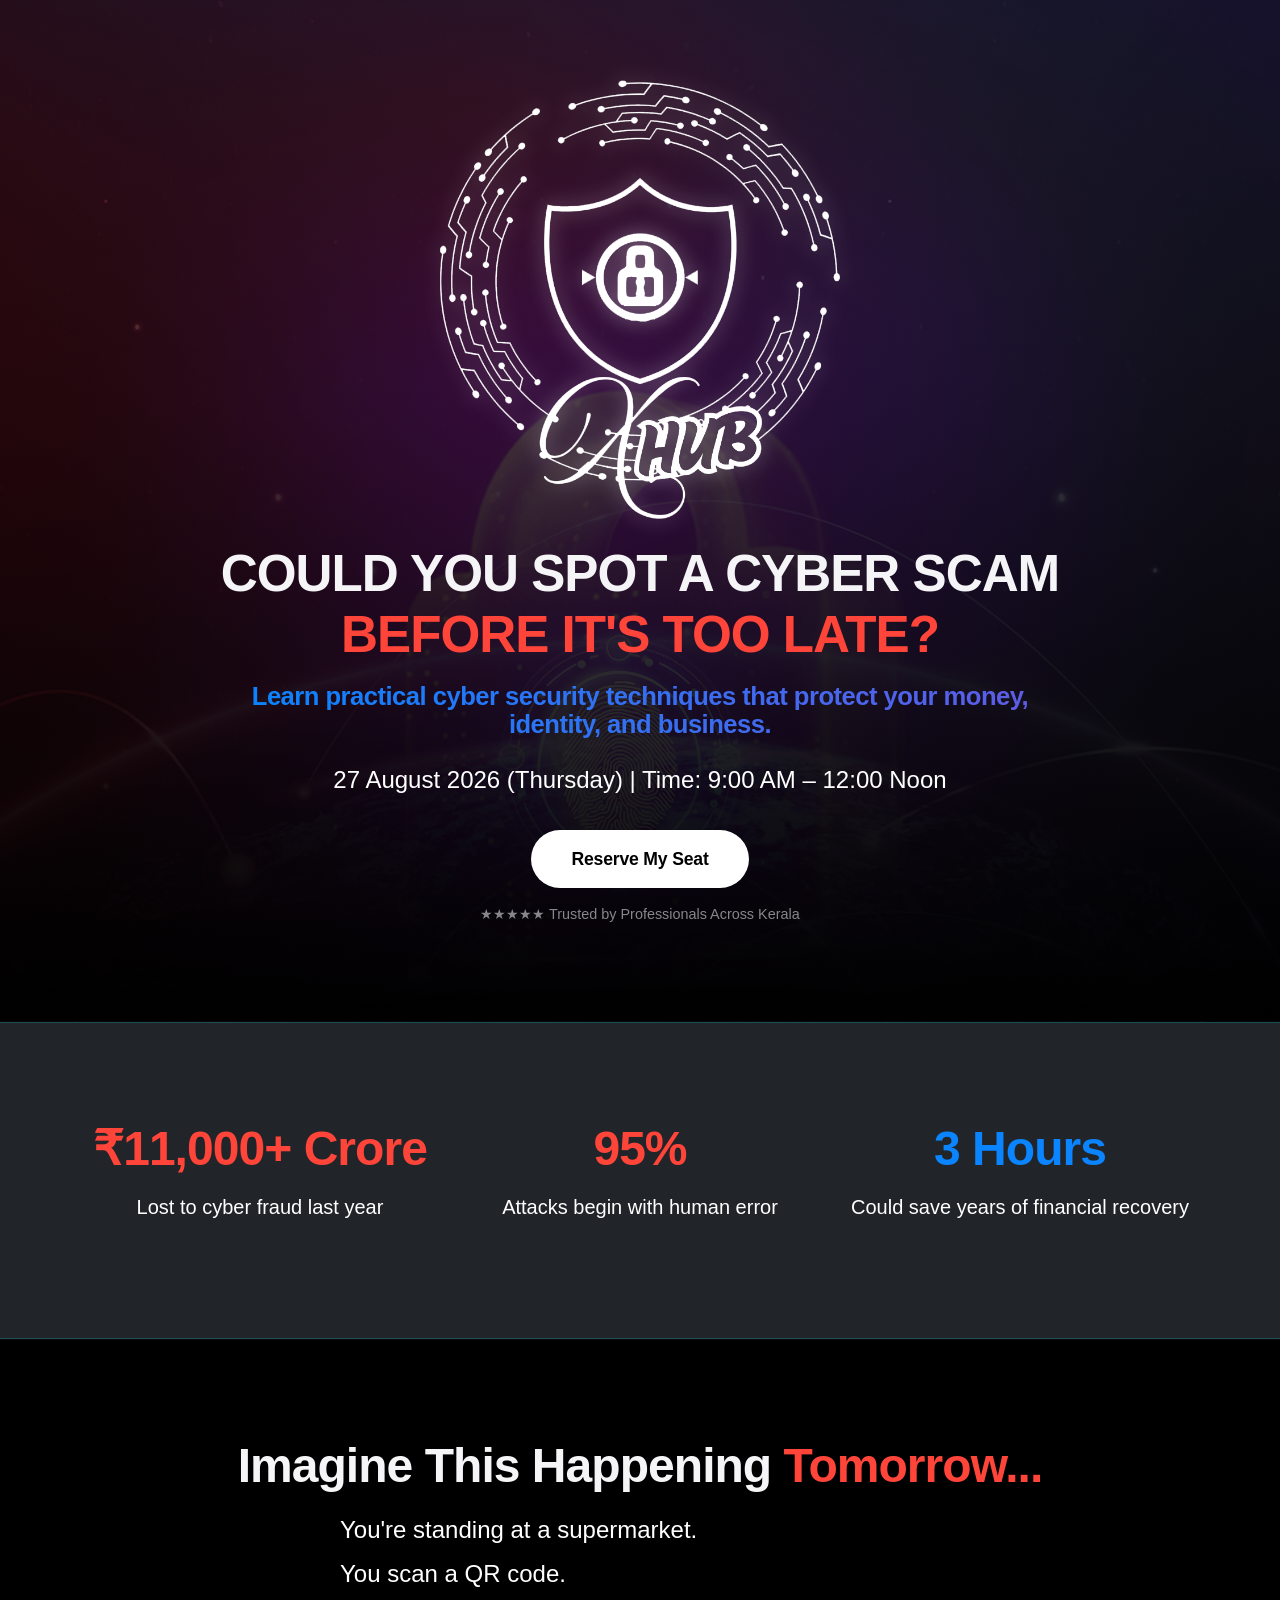
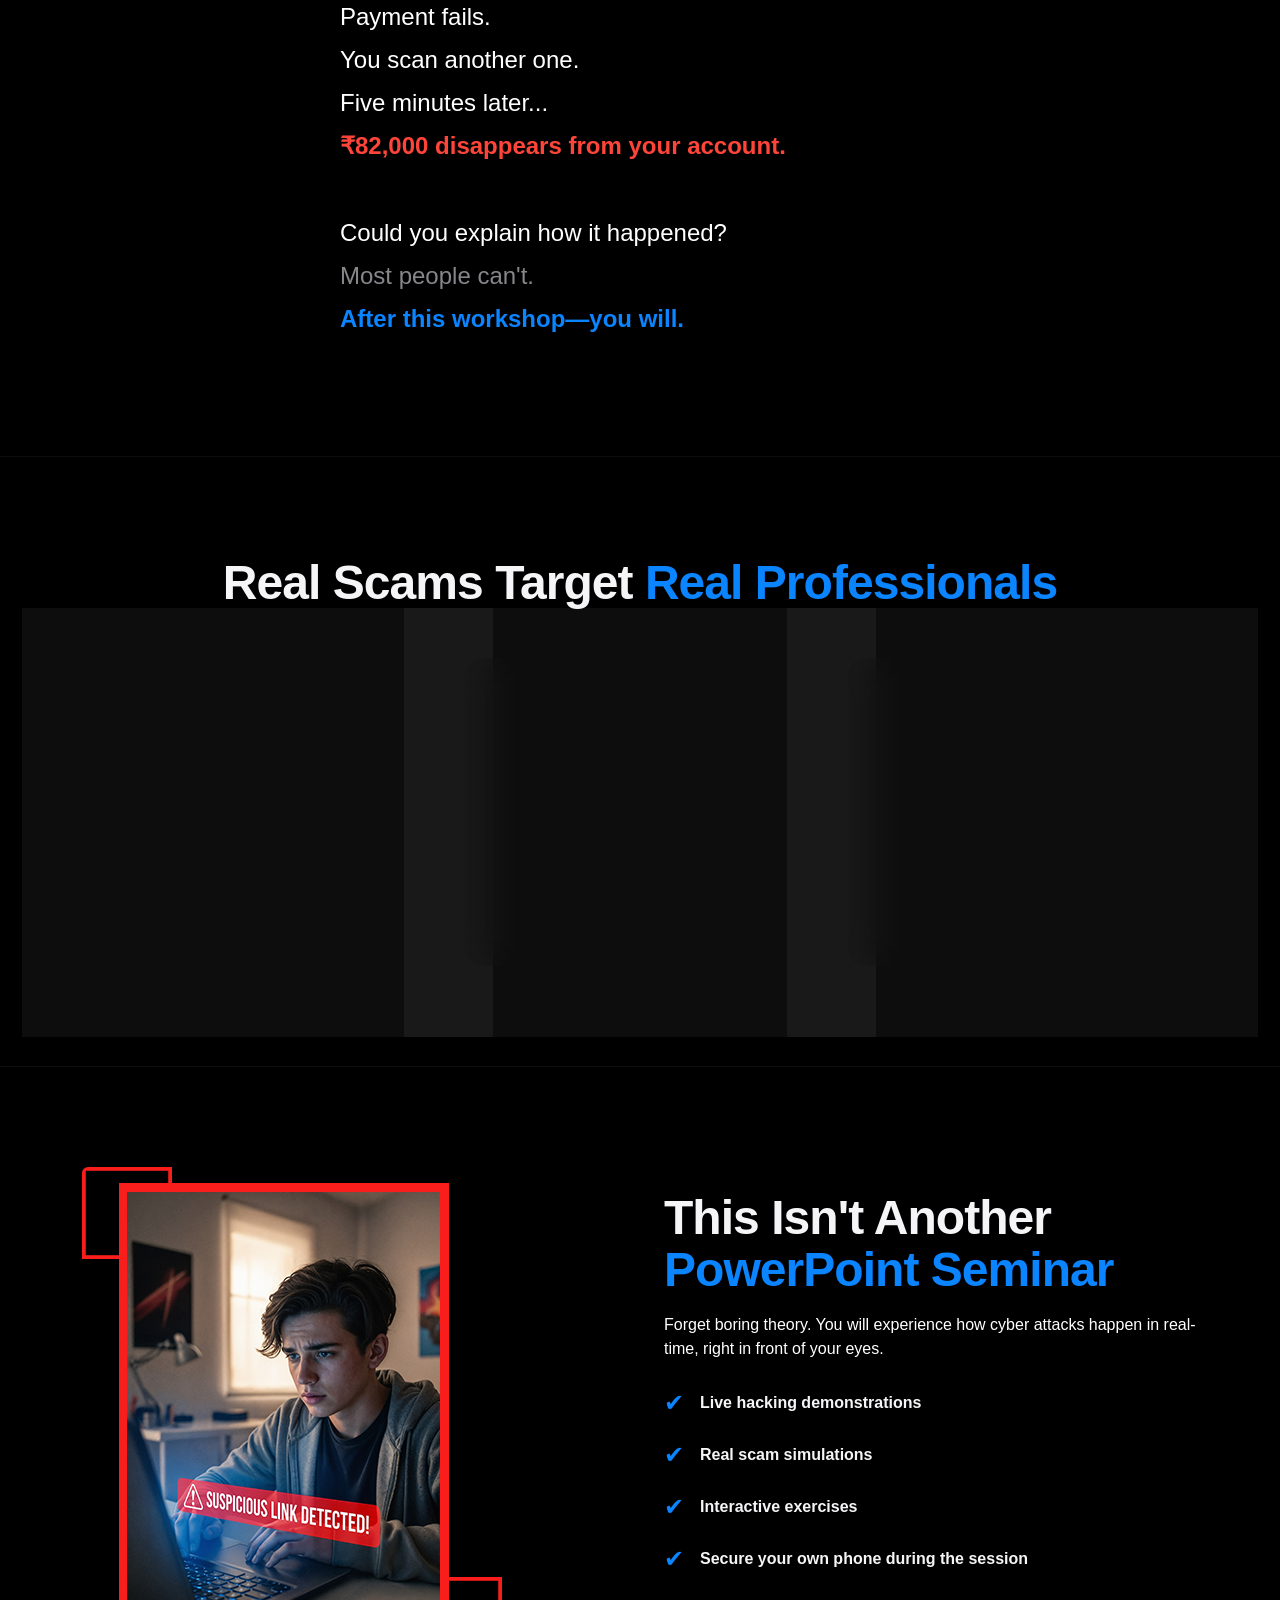
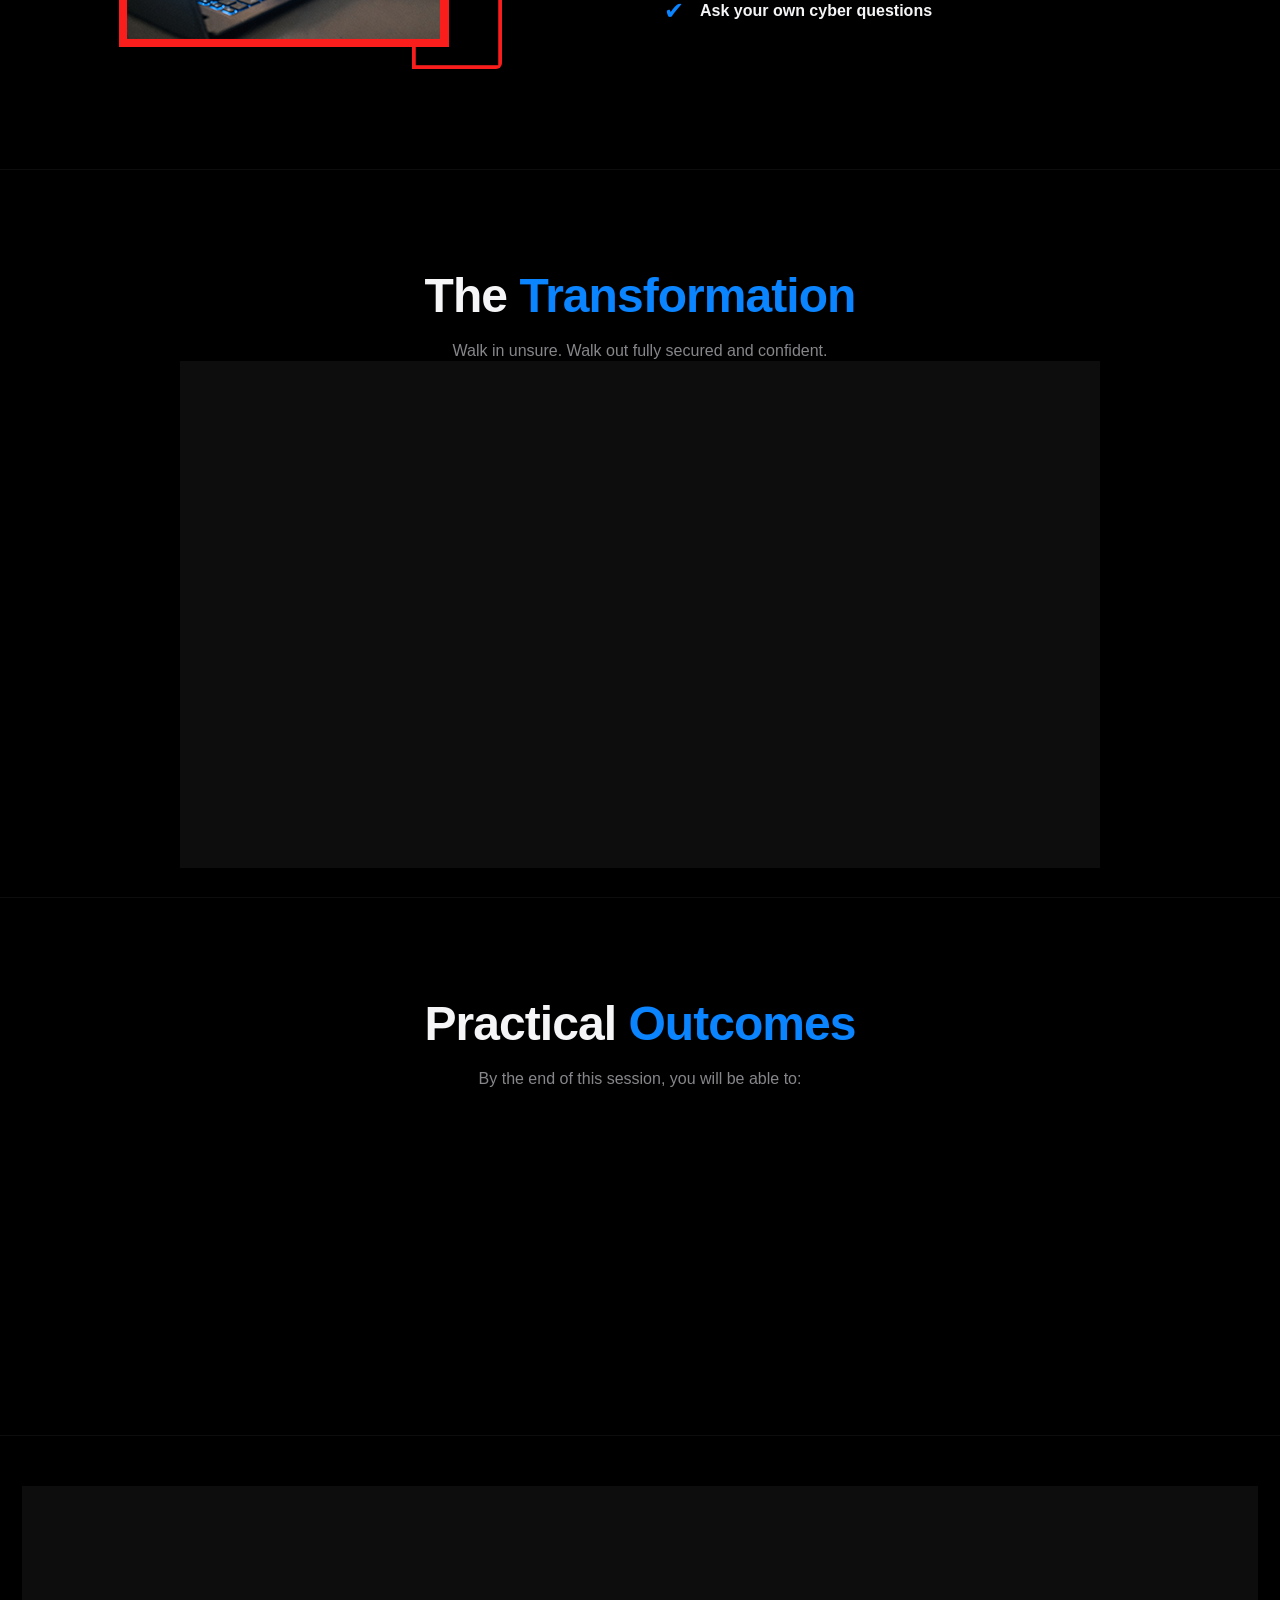
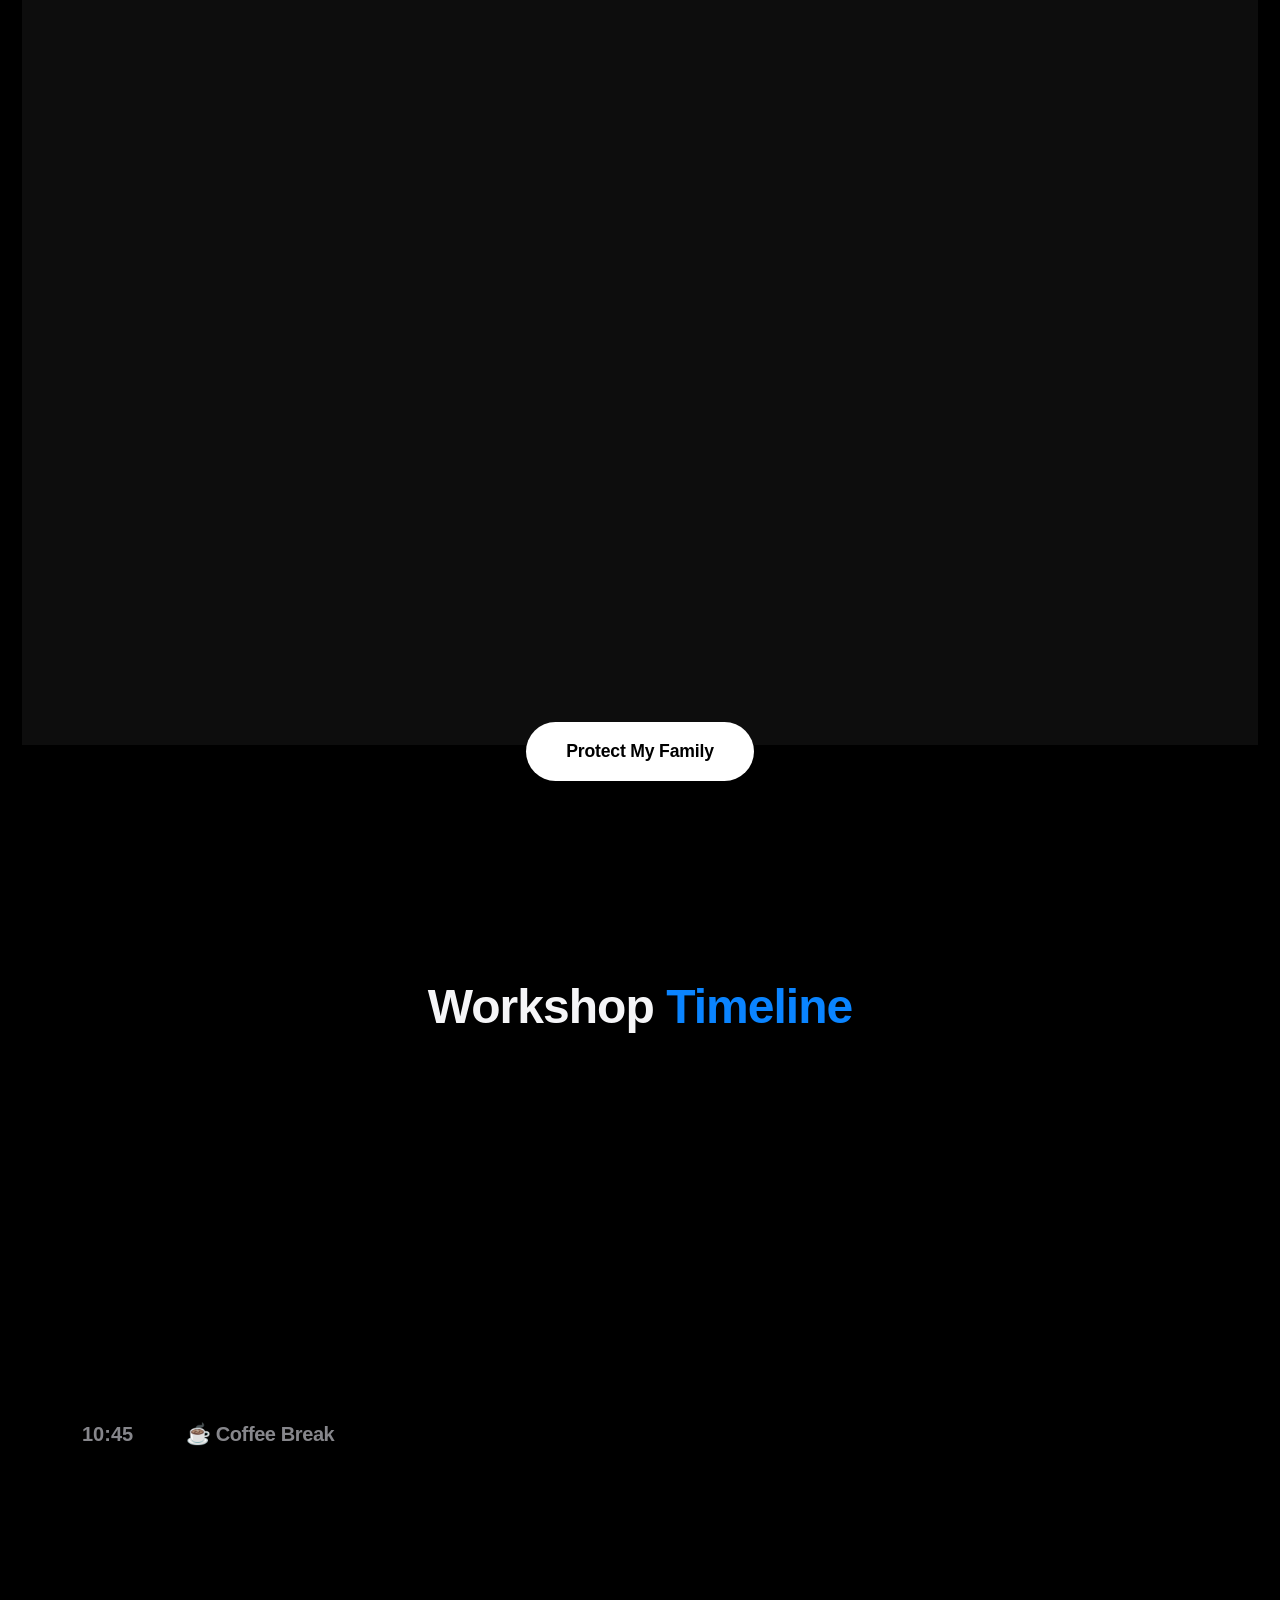
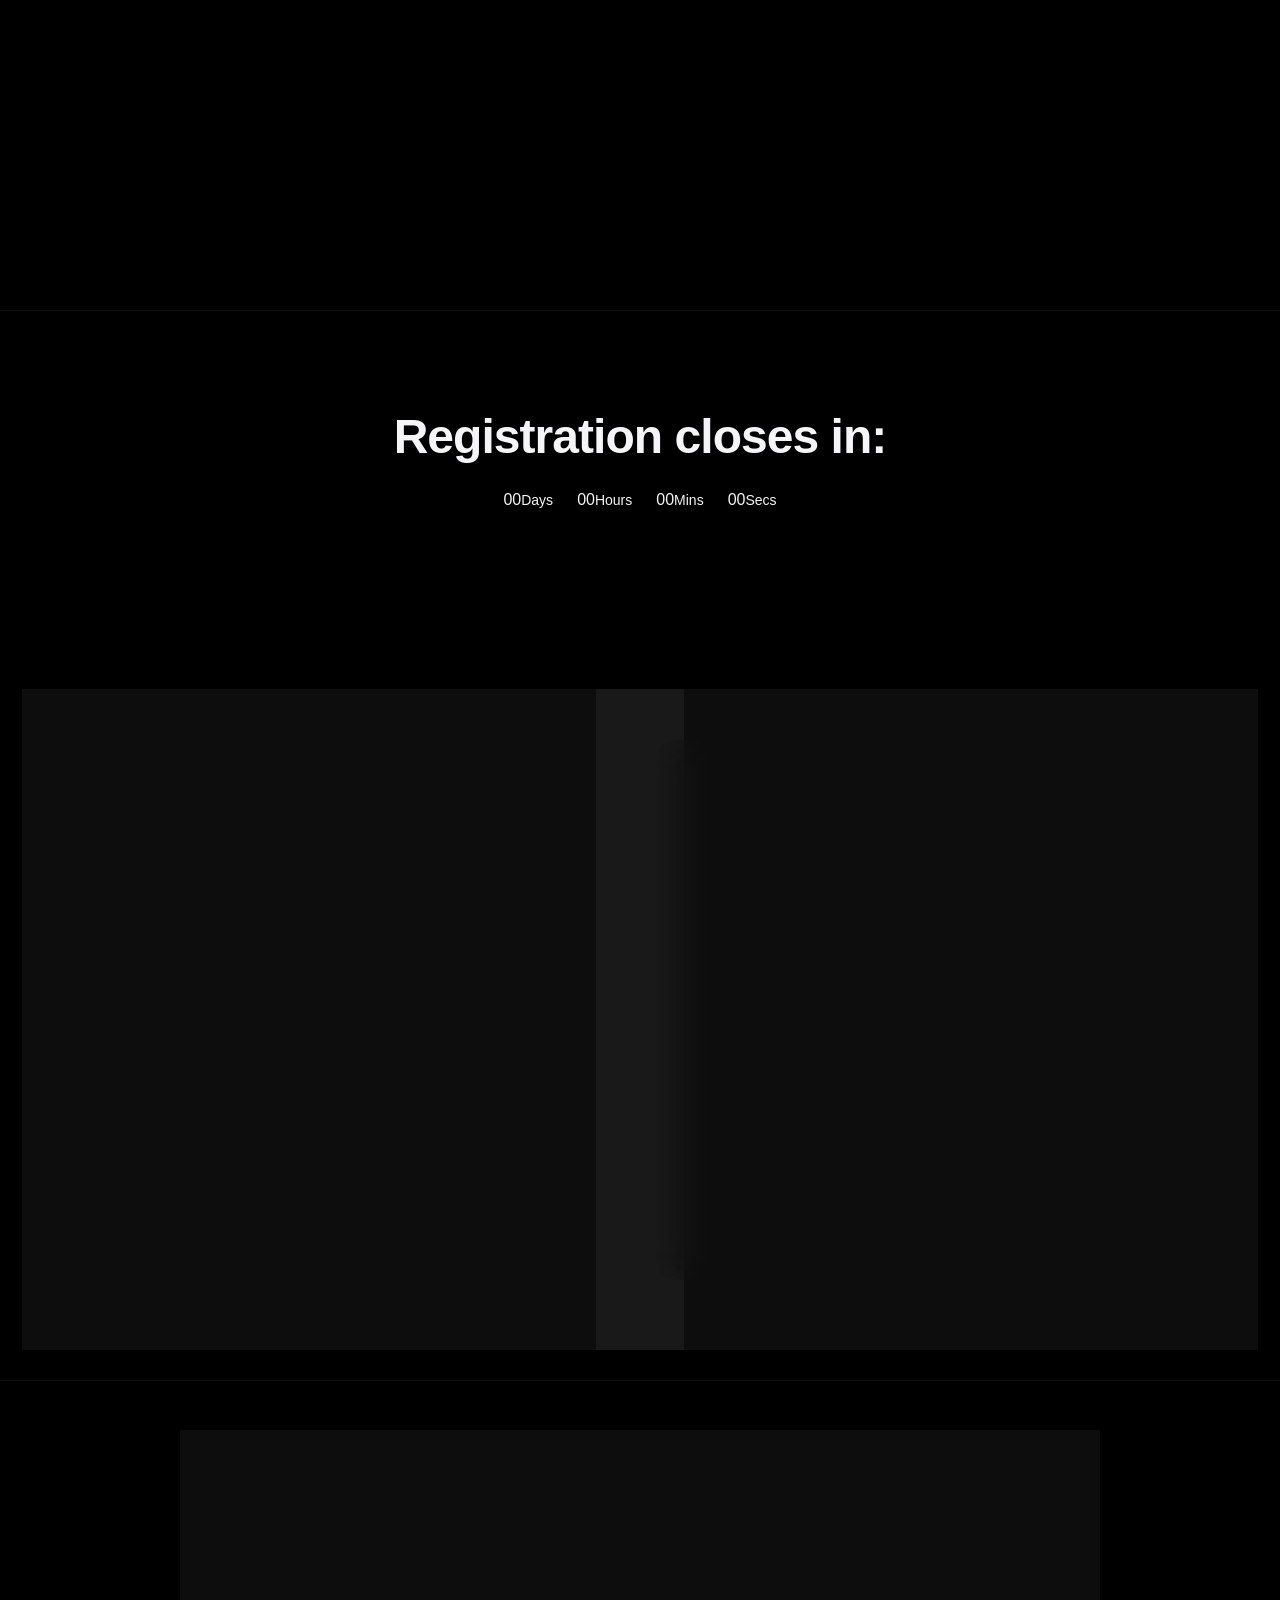
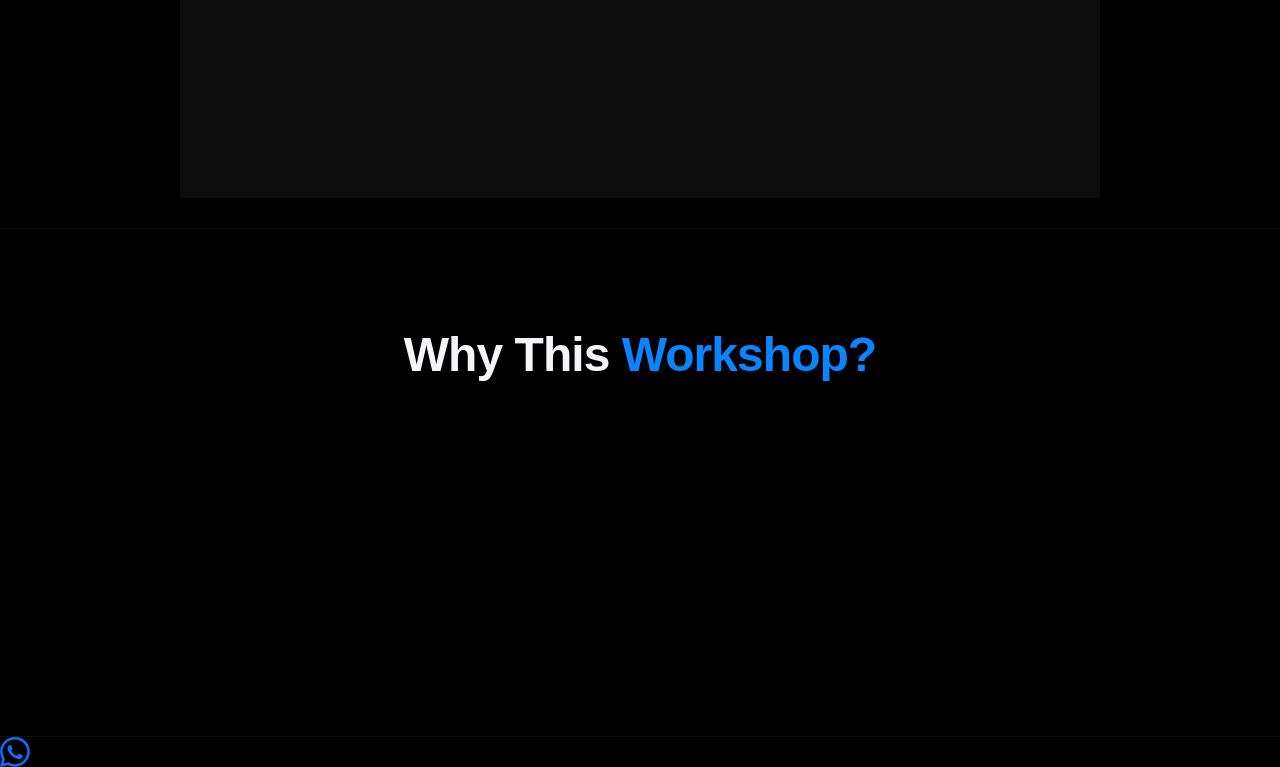
<file: index-v2.html>
<!DOCTYPE html>
<html lang="en">
<head>
  <meta charset="utf-8">
  <meta name="viewport" content="width=device-width, initial-scale=1">
  <title>Cyber Security Awareness Program</title>
  <link href="https://cdn.jsdelivr.net/npm/bootstrap@5.3.8/dist/css/bootstrap.min.css" rel="stylesheet">
  <link href="css/style.css" rel="stylesheet">
</head>
<body>

  <!-- Hero Section -->
  <section class="hero-section text-center">
    <div class="container hero-content">
      <img src="img/logo-white.png" alt="Logo" class="hero-logo reveal mx-auto d-block mb-4">
      <h1 class="hero-title reveal reveal-delay-1" style="font-size: clamp(2rem, 4vw, 3.5rem); line-height: 1.2;">
        Could You Spot a Cyber Scam <br><span class="text-red">Before It's Too Late?</span>
      </h1>
      <h2 class="text-gradient-blue reveal reveal-delay-1 mt-3" style="font-size: clamp(1.2rem, 2vw, 1.8rem); max-width: 800px; margin: 0 auto;">
        Learn practical cyber security techniques that protect your money, identity, and business.
      </h2>
      <p class="hero-subtitle reveal reveal-delay-2 mt-4 text-white">27 August 2026 (Thursday) | Time: 9:00 AM – 12:00 Noon</p>
      
      <div class="mt-4 reveal reveal-delay-3">
        <button class="btn-cyber open-register-modal">Reserve My Seat</button>
        <p class="mt-3 text-muted" style="font-size: 0.9rem;">★★★★★ Trusted by Professionals Across Kerala</p>
      </div>
    </div>
  </section>

  <!-- Cost of Ignorance Section -->
  <section class="section-padding bg-dark text-center" style="border-top: 1px solid rgba(0, 242, 254, 0.2); border-bottom: 1px solid rgba(0, 242, 254, 0.2);">
    <div class="container">
      <div class="row g-4 justify-content-center reveal">
        <div class="col-md-4">
          <h2 class="text-red fw-bold" style="font-size: 3rem;">₹11,000+ Crore</h2>
          <p class="text-white fs-5">Lost to cyber fraud last year</p>
        </div>
        <div class="col-md-4">
          <h2 class="text-red fw-bold" style="font-size: 3rem;">95%</h2>
          <p class="text-white fs-5">Attacks begin with human error</p>
        </div>
        <div class="col-md-4">
          <h2 class="text-cyan fw-bold" style="font-size: 3rem;">3 Hours</h2>
          <p class="text-white fs-5">Could save years of financial recovery</p>
        </div>
      </div>
    </div>
  </section>

  <!-- Imagine This Happening Section -->
  <section class="section-padding section-bg-alt">
    <div class="container text-center max-w-75 reveal">
      <h2 class="section-title">Imagine This Happening <span class="text-red">Tomorrow...</span></h2>
      <div class="divider-center"></div>
      <p class="fs-4 text-white text-start mx-auto" style="max-width: 600px; line-height: 1.8;">
        You're standing at a supermarket.<br>
        You scan a QR code.<br>
        Payment fails.<br>
        You scan another one.<br>
        Five minutes later...<br>
        <strong class="text-red">₹82,000 disappears from your account.</strong><br><br>
        Could you explain how it happened?<br>
        <span class="text-muted">Most people can't.</span><br>
        <strong class="text-cyan">After this workshop—you will.</strong>
      </p>
    </div>
  </section>

  <!-- Real Scam Stories (Rule of 3) -->
  <section class="section-padding">
    <div class="container text-center reveal">
      <h2 class="section-title">Real Scams Target <span class="text-cyan">Real Professionals</span></h2>
      <div class="divider-center"></div>
      <div class="grid-3 text-start mt-5">
        <div class="glass-panel p-4">
          <h4 class="text-red mb-3">QR Code Scam</h4>
          <p class="text-white mb-2">Restaurant payment</p>
          <p class="text-muted mb-2">↓</p>
          <p class="text-white mb-2">Fake QR Code Scanned</p>
          <p class="text-muted mb-2">↓</p>
          <p class="text-red fw-bold mb-3">₹1.8 Lakh Lost</p>
          <div class="divider-cyber mb-3"></div>
          <p class="text-cyan mb-0"><strong>What you'll learn:</strong> How to detect tampered QR codes instantly.</p>
        </div>
        <div class="glass-panel p-4 reveal-delay-1">
          <h4 class="text-red mb-3">WhatsApp KYC Scam</h4>
          <p class="text-white mb-2">Fake Bank Update Message</p>
          <p class="text-muted mb-2">↓</p>
          <p class="text-white mb-2">Clicked Malicious Link</p>
          <p class="text-muted mb-2">↓</p>
          <p class="text-red fw-bold mb-3">Account Frozen & Drained</p>
          <div class="divider-cyber mb-3"></div>
          <p class="text-cyan mb-0"><strong>What you'll learn:</strong> How to verify sender identity on messaging apps.</p>
        </div>
        <div class="glass-panel p-4 reveal-delay-2">
          <h4 class="text-red mb-3">AI Voice Scam</h4>
          <p class="text-white mb-2">"Mom I'm in trouble" call</p>
          <p class="text-muted mb-2">↓</p>
          <p class="text-white mb-2">Deepfake Voice Generation</p>
          <p class="text-muted mb-2">↓</p>
          <p class="text-red fw-bold mb-3">Money Transferred in Panic</p>
          <div class="divider-cyber mb-3"></div>
          <p class="text-cyan mb-0"><strong>What you'll learn:</strong> How to establish "safe words" and verify AI calls.</p>
        </div>
      </div>
    </div>
  </section>

  <!-- What You'll Experience (The Solution) -->
  <section class="section-padding section-bg-alt">
    <div class="container">
      <div class="grid-2 align-items-center">
        <div class="reveal">
          <img src="img/img-01.png" alt="Workshop Experience" class="img-fluid rounded shadow-lg" style="box-shadow: 0 0 30px rgba(0, 242, 254, 0.2); border-radius: 20px;">
        </div>
        <div class="reveal reveal-delay-1">
          <h2 class="section-title">This Isn't Another <br><span class="text-cyan">PowerPoint Seminar</span></h2>
          <div class="divider-cyber"></div>
          <p class="text-white mb-4">Forget boring theory. You will experience how cyber attacks happen in real-time, right in front of your eyes.</p>
          <ul class="list-unstyled">
            <li class="mb-3 d-flex align-items-center"><span class="text-cyan fs-4 me-3">✔</span> <strong>Live hacking demonstrations</strong></li>
            <li class="mb-3 d-flex align-items-center"><span class="text-cyan fs-4 me-3">✔</span> <strong>Real scam simulations</strong></li>
            <li class="mb-3 d-flex align-items-center"><span class="text-cyan fs-4 me-3">✔</span> <strong>Interactive exercises</strong></li>
            <li class="mb-3 d-flex align-items-center"><span class="text-cyan fs-4 me-3">✔</span> <strong>Secure your own phone during the session</strong></li>
            <li class="mb-3 d-flex align-items-center"><span class="text-cyan fs-4 me-3">✔</span> <strong>Ask your own cyber questions</strong></li>
          </ul>
        </div>
      </div>
    </div>
  </section>

  <!-- Before / After Transformation -->
  <section class="section-padding">
    <div class="container text-center reveal">
      <h2 class="section-title">The <span class="text-cyan">Transformation</span></h2>
      <div class="divider-center"></div>
      <p class="text-muted mb-5">Walk in unsure. Walk out fully secured and confident.</p>
      
      <div class="glass-panel mx-auto p-4" style="max-width: 800px; text-align: left;">
        <table class="table table-dark table-hover table-borderless align-middle mb-0" style="background: transparent;">
          <thead style="border-bottom: 2px solid rgba(0,242,254,0.3);">
            <tr>
              <th class="fs-5 text-muted pb-3">Before Workshop</th>
              <th class="fs-5 text-cyan pb-3">After Workshop</th>
            </tr>
          </thead>
          <tbody>
            <tr>
              <td class="py-3">Reuse passwords everywhere</td>
              <td class="py-3 text-white fw-bold">Use a secure Password Manager</td>
            </tr>
            <tr>
              <td class="py-3">Click unknown links</td>
              <td class="py-3 text-white fw-bold">Verify first using security tools</td>
            </tr>
            <tr>
              <td class="py-3">Use Public Wi-Fi blindly</td>
              <td class="py-3 text-white fw-bold">Always connect via Secure VPN</td>
            </tr>
            <tr>
              <td class="py-3">Ignore phone settings</td>
              <td class="py-3 text-white fw-bold">Proper security fully configured</td>
            </tr>
            <tr>
              <td class="py-3">Unsure about scams</td>
              <td class="py-3 text-white fw-bold">Confident spotting fraud instantly</td>
            </tr>
          </tbody>
        </table>
      </div>
    </div>
  </section>

  <!-- Cyber Hygiene Fundamentals (Outcomes) -->
  <section class="section-padding section-bg-alt">
    <div class="container text-center reveal">
      <h2 class="section-title">Practical <span class="text-cyan">Outcomes</span></h2>
      <div class="divider-center"></div>
      <p class="text-muted mb-5">By the end of this session, you will be able to:</p>
      <div class="grid-3 text-start">
        <div class="glass-panel cyber-card reveal">
          <h3><span class="text-white">📱</span> Secure Your Phone</h3>
          <div class="divider-cyber" style="width: 40px; margin: 0.5rem 0 1.5rem;"></div>
          <p class="text-white">Protect your banking apps, WhatsApp, and sensitive personal data from unauthorized access and spyware.</p>
        </div>
        <div class="glass-panel cyber-card reveal reveal-delay-1">
          <h3><span class="text-white">💻</span> Protect Your Laptop</h3>
          <div class="divider-cyber" style="width: 40px; margin: 0.5rem 0 1.5rem;"></div>
          <p class="text-white">Prevent ransomware attacks, secure your emails, and stop data theft before it compromises your business.</p>
        </div>
        <div class="glass-panel cyber-card reveal reveal-delay-2">
          <h3><span class="text-white">🌐</span> Secure Home Wi-Fi</h3>
          <div class="divider-cyber" style="width: 40px; margin: 0.5rem 0 1.5rem;"></div>
          <p class="text-white">Stop strangers and hackers from accessing your private home network and connected smart devices.</p>
        </div>
      </div>
    </div>
  </section>

  <!-- Speaker Profile -->
  <section class="section-padding">
    <div class="container reveal">
      <div class="glass-panel p-5">
        <div class="trainer-box">
          <img src="img/person-01.png" alt="Nobby K Sudharsan" class="trainer-img shadow-lg" style="max-width: 300px;">
          <div>
            <h2 class="section-title mb-2">Learn From Someone Who Has Seen <br><span class="text-cyan">Cyber Criminals Up Close</span></h2>
            <h3 class="text-white d-flex align-items-center gap-2 mt-4">NOBBY K. SUDHARSAN <a href="#" target="_blank" title="View LinkedIn Profile"><svg xmlns="http://www.w3.org/w3.org/2000/svg" width="24" height="24" fill="#0a66c2" class="bi bi-linkedin" viewBox="0 0 16 16"><path d="M0 1.146C0 .513.526 0 1.175 0h13.65C15.474 0 16 .513 16 1.146v13.708c0 .633-.526 1.146-1.175 1.146H1.175C.526 16 0 15.487 0 14.854zm4.943 12.248V6.169H2.542v7.225zm-1.2-8.212c.837 0 1.358-.554 1.358-1.248-.015-.709-.52-1.248-1.342-1.248S2.4 3.226 2.4 3.934c0 .694.521 1.248 1.327 1.248zm4.908 8.212V9.359c0-.216.016-.432.08-.586.173-.431.568-.878 1.232-.878.869 0 1.216.662 1.216 1.634v3.865h2.401V9.25c0-2.22-1.184-3.252-2.764-3.252-1.274 0-1.845.7-2.165 1.193v.025h-.016l.016-.025V6.169h-2.4c.03.678 0 7.225 0 7.225z"/></svg></a></h3>
            <div class="text-gradient-red fw-bold fs-5 mb-4">Chief Cyber Security Consultant, Cyber Shield Foundation</div>
            
            <div class="d-flex gap-4 mb-4 text-center flex-wrap">
              <div><h4 class="text-cyan mb-0 fs-1">25+</h4><small class="text-muted">Years Experience</small></div>
              <div><h4 class="text-cyan mb-0 fs-1">100+</h4><small class="text-muted">Workshops</small></div>
              <div><h4 class="text-cyan mb-0 fs-1">1,000+</h4><small class="text-muted">Professionals Trained</small></div>
            </div>

            <div class="divider-cyber mb-4"></div>
            
            <p class="text-white mb-3">Nobby has spent over two decades helping organizations and professionals understand real cyber threats.</p>
            <p class="text-muted mb-4">Rather than teaching dry theory, he demonstrates how hackers actually operate—and how to stop them before they succeed. He holds certifications such as EC Council Certified Ethical Hacker (CEH) and serves as the Director of G-TEC Computer Education.</p>
            
            <div class="p-3 rounded text-start" style="background: rgba(255,255,255,0.05); border: 1px solid rgba(0, 242, 254, 0.2);">
              <div class="d-flex align-items-center gap-3">
                <img src="img/official-cyber-shield-logo.png" alt="Cyber Shield Foundation" style="max-width: 150px; background: white; padding: 5px; border-radius: 4px;">
                <p class="text-muted mb-0" style="font-size: 0.9rem;">Dedicated to building a resilient digital ecosystem through advanced cyber defense strategies.</p>
              </div>
            </div>
          </div>
        </div>
      </div>
      
      <div class="text-center mt-5 reveal">
        <button class="btn-cyber open-register-modal">Protect My Family</button>
      </div>
    </div>
  </section>

  <!-- Timeline Section -->
  <section class="section-padding">
    <div class="container text-center reveal">
      <h2 class="section-title">Workshop <span class="text-cyan">Timeline</span></h2>
      <div class="divider-center"></div>
      <div class="max-w-75 mx-auto text-start mt-5">
        
        <div class="d-flex align-items-center mb-4 glass-panel p-3">
          <div class="text-cyan fw-bold fs-4 me-4" style="min-width: 80px;">9:00</div>
          <div>
            <h4 class="text-white mb-1">Latest Cyber Threat Landscape</h4>
            <p class="text-muted mb-0">Understanding what hackers are doing today.</p>
          </div>
        </div>
        
        <div class="d-flex align-items-center mb-4 glass-panel p-3">
          <div class="text-red fw-bold fs-4 me-4" style="min-width: 80px;">9:30</div>
          <div>
            <h4 class="text-white mb-1">Live Hacking Demonstration</h4>
            <p class="text-muted mb-0">Watch exactly how attacks are executed in real-time.</p>
          </div>
        </div>
        
        <div class="d-flex align-items-center mb-4 glass-panel p-3">
          <div class="text-cyan fw-bold fs-4 me-4" style="min-width: 80px;">10:15</div>
          <div>
            <h4 class="text-white mb-1">Protect Your Mobile</h4>
            <p class="text-muted mb-0">Securing WhatsApp, banking apps, and personal data.</p>
          </div>
        </div>
        
        <div class="d-flex align-items-center mb-4">
          <div class="text-muted fw-bold fs-5 me-4" style="min-width: 80px;">10:45</div>
          <div>
            <h5 class="text-muted mb-0">☕ Coffee Break</h5>
          </div>
        </div>

        <div class="d-flex align-items-center mb-4 glass-panel p-3">
          <div class="text-cyan fw-bold fs-4 me-4" style="min-width: 80px;">11:00</div>
          <div>
            <h4 class="text-white mb-1">Laptop & Banking Security</h4>
            <p class="text-muted mb-0">Preventing ransomware and securing transactions.</p>
          </div>
        </div>

        <div class="d-flex align-items-center mb-4 glass-panel p-3">
          <div class="text-cyan fw-bold fs-4 me-4" style="min-width: 80px;">11:30</div>
          <div>
            <h4 class="text-white mb-1">Questions & Answers</h4>
            <p class="text-muted mb-0">Ask your specific security questions directly to the expert.</p>
          </div>
        </div>

        <div class="d-flex align-items-center mb-4 glass-panel p-3">
          <div class="text-cyan fw-bold fs-4 me-4" style="min-width: 80px;">12:00</div>
          <div>
            <h4 class="text-white mb-1">Certificate & Closing</h4>
            <p class="text-muted mb-0">Receive your participation certificate and security checklist.</p>
          </div>
        </div>

      </div>
    </div>
  </section>

  <!-- Pricing & Registration -->
  <section id="register" class="section-padding section-bg-alt">
    <div class="container">
      <div class="row mb-5 reveal justify-content-center">
        <div class="col-md-10 text-center">
          <h2 class="section-title mb-4">Registration closes in:</h2>
          <!-- Countdown Timer -->
          <div id="countdown" class="d-flex justify-content-center flex-wrap gap-2 gap-md-4 mb-4 countdown-container">
            <div class="countdown-box"><span id="days">00</span><small>Days</small></div>
            <div class="countdown-box"><span id="hours">00</span><small>Hours</small></div>
            <div class="countdown-box"><span id="minutes">00</span><small>Mins</small></div>
            <div class="countdown-box"><span id="seconds">00</span><small>Secs</small></div>
          </div>
          
          <!-- Dynamic Scarcity Bar -->
          <div class="scarcity-container glass-panel p-4 text-center mt-4 mx-auto" style="max-width: 600px;">
            <h4 class="text-white mb-3">Only 16 Seats Remaining</h4>
            <div class="progress" style="height: 25px; background: rgba(255,255,255,0.1); border-radius: 12px; overflow: hidden; border: 1px solid rgba(0, 242, 254, 0.2);">
              <div class="progress-bar progress-bar-striped progress-bar-animated bg-danger" role="progressbar" style="width: 84%;" aria-valuenow="84" aria-valuemin="0" aria-valuemax="100"></div>
            </div>
            <p class="text-danger mt-3 mb-0 fw-bold blink-text" style="font-size: 0.95rem;">Registration will close once all seats are filled.</p>
          </div>
        </div>
      </div>

      <div class="pricing-grid">
        <div class="glass-panel reveal">
          <h3 class="text-white text-uppercase">Today Only</h3>
          <div class="price-display d-flex align-items-center gap-3 mt-2 mb-2" style="font-size: 2.2rem;">
            <span class="text-muted text-decoration-line-through fs-4 fw-normal">₹2,999</span>
            <span class="text-cyan">₹1,799</span>
          </div>
          <div class="text-white mb-4"><small>(inclusive of GST)</small></div>
          <div class="divider-cyber"></div>
          <h4 class="text-cyan mb-3">Includes:</h4>
          <ul class="text-muted text-start" style="list-style: none; padding: 0; line-height: 2.2;">
            <li><span class="text-cyan me-2">✓</span> Workshop Entry</li>
            <li><span class="text-cyan me-2">✓</span> Certificate</li>
            <li><span class="text-cyan me-2">✓</span> Security Resource Guide</li>
            <li><span class="text-cyan me-2">✓</span> Cyber Hygiene Checklist</li>
            <li><span class="text-red fw-bold me-2">✓</span> <span class="text-white">Live Hacking Demos</span></li>
            <li><span class="text-red fw-bold me-2">✓</span> <span class="text-white">1-on-1 Q&A Slot</span></li>
          </ul>
          <div class="mt-4">
            <button type="button" class="btn-cyber w-100 open-register-modal">Reserve My Seat</button>
          </div>
        </div>

        <div class="glass-panel reveal reveal-delay-1" style="display: flex; flex-direction: column; justify-content: center;">
          <h3 class="text-white mb-4">What Does One Cyber Mistake Cost?</h3>
          <div class="d-flex justify-content-between align-items-center mb-3 pb-3 border-bottom border-secondary">
            <span class="text-muted fs-5">One UPI Scam</span>
            <span class="text-red fw-bold fs-5">₹25,000+</span>
          </div>
          <div class="d-flex justify-content-between align-items-center mb-3 pb-3 border-bottom border-secondary">
            <span class="text-muted fs-5">One Phishing Attack</span>
            <span class="text-red fw-bold fs-5">Months of Recovery</span>
          </div>
          <div class="d-flex justify-content-between align-items-center mb-4 pb-3 border-bottom border-secondary">
            <span class="text-muted fs-5">One Identity Theft</span>
            <span class="text-red fw-bold fs-5">Years of Damage</span>
          </div>
          <div class="d-flex justify-content-between align-items-center mt-2 p-3 rounded" style="background: rgba(0, 242, 254, 0.1); border: 1px solid rgba(0, 242, 254, 0.3);">
            <span class="text-white fw-bold fs-4">Today's Investment</span>
            <span class="text-cyan fw-bold fs-3">₹1,799</span>
          </div>
        </div>
      </div>
    </div>
  </section>

  <!-- Practical Learning Promise -->
  <section class="section-padding text-center">
    <div class="container reveal">
      <div class="glass-panel p-5 mx-auto" style="max-width: 800px; border-color: rgba(16, 185, 129, 0.4);">
        <h2 class="text-white mb-4">🛡️ Practical Learning Promise</h2>
        <p class="fs-5 text-muted mb-0">Every attendee leaves with a practical checklist, a security guide, and actionable skills that can be implemented immediately. You will walk out knowing exactly how to secure your digital life.</p>
      </div>
    </div>
  </section>

  <!-- Objection Cards -->
  <section class="section-padding section-bg-alt">
    <div class="container">
      <h2 class="section-title text-center reveal">Why This <span class="text-cyan">Workshop?</span></h2>
      <div class="divider-center mb-5"></div>
      
      <div class="grid-3 text-start">
        <div class="glass-panel p-4 reveal">
          <h4 class="text-white mb-3">Isn't this available on YouTube?</h4>
          <p class="text-muted mb-0">Yes. So is driving. But YouTube won't tell you which scams are targeting professionals today, answer your personal questions, or let you experience live hacking demonstrations from an expert.</p>
        </div>
        <div class="glass-panel p-4 reveal reveal-delay-1">
          <h4 class="text-white mb-3">I'm not technical.</h4>
          <p class="text-muted mb-0">Perfect. This workshop is designed specifically for non-technical professionals. We avoid jargon and focus entirely on practical steps you can take on your phone and laptop right now.</p>
        </div>
        <div class="glass-panel p-4 reveal reveal-delay-2">
          <h4 class="text-white mb-3">Will this become outdated?</h4>
          <p class="text-muted mb-0">No. You'll learn foundational security principles that protect you regardless of how scams and technology evolve in the future.</p>
        </div>
      </div>
    </div>
  </section>

  <!-- Floating WhatsApp Button -->
  <a href="https://wa.me/1234567890?text=I%20have%20a%20question%20about%20the%20Cyber%20Security%20Workshop" target="_blank" class="whatsapp-float" id="whatsappFloat">
    <svg xmlns="http://www.w3.org/w3.org/2000/svg" width="30" height="30" fill="currentColor" class="bi bi-whatsapp" viewBox="0 0 16 16">
      <path d="M13.601 2.326A7.85 7.85 0 0 0 7.994 0C3.627 0 .068 3.558.064 7.926c0 1.399.366 2.76 1.057 3.965L0 16l4.204-1.102a7.9 7.9 0 0 0 3.79.965h.004c4.368 0 7.926-3.558 7.93-7.93A7.9 7.9 0 0 0 13.6 2.326zM7.994 14.521a6.6 6.6 0 0 1-3.356-.92l-.24-.144-2.494.654.666-2.433-.156-.251a6.56 6.56 0 0 1-1.007-3.505c0-3.626 2.957-6.584 6.591-6.584a6.56 6.56 0 0 1 4.66 1.931 6.56 6.56 0 0 1 1.928 4.66c-.004 3.639-2.961 6.592-6.592 6.592m3.615-4.934c-.197-.099-1.17-.578-1.353-.646-.182-.065-.315-.099-.445.099-.133.197-.513.646-.627.775-.114.133-.232.148-.43.05-.197-.1-.836-.308-1.592-.985-.59-.525-.985-1.175-1.103-1.372-.114-.198-.011-.304.088-.403.087-.088.197-.232.296-.346.1-.114.133-.198.198-.33.065-.134.034-.248-.015-.347-.05-.099-.445-1.076-.612-1.47-.16-.389-.323-.335-.445-.34-.114-.007-.247-.007-.38-.007a.73.73 0 0 0-.529.247c-.182.198-.691.677-.691 1.654s.71 1.916.81 2.049c.098.133 1.394 2.132 3.383 2.992.47.205.84.326 1.129.418.475.152.904.129 1.246.08.38-.058 1.171-.48 1.338-.943.164-.464.164-.86.114-.943-.049-.084-.182-.133-.38-.232"/>
    </svg>
  </a>

  <!-- Mobile Sticky CTA -->
  <div class="sticky-cta" id="stickyCta">
    <div>
      <div class="text-muted" style="font-size: 0.8rem;">Registration Fee</div>
      <div class="sticky-price text-cyan">₹1,799</div>
    </div>
    <button class="btn-cyber open-register-modal" style="padding: 0.6rem 1.2rem; font-size: 1rem;">Secure Your Seat</button>
  </div>

  <!-- Registration Modal -->
  <div class="modal-overlay" id="registerModal">
    <div class="modal-content">
      <button class="modal-close" id="closeModal">&times;</button>
      <h3 class="text-white mb-1">Secure Your Seat</h3>
      <p class="text-muted mb-4">Fill out the form below to register for the workshop.</p>
      
      <form id="leadForm">
        <div class="form-group">
          <label for="fullName">Full Name</label>
          <input type="text" id="fullName" name="fullName" class="form-control" required>
        </div>
        <div class="form-group">
          <label for="email">Email Address</label>
          <input type="email" id="email" name="email" class="form-control" required>
        </div>
        <div class="form-group">
          <label for="phone">Phone Number</label>
          <input type="tel" id="phone" name="phone" class="form-control" required>
        </div>
        
        <button type="submit" class="btn-cyber w-100 mt-2" id="submitBtn">
          <span>Submit & Register</span>
          <div class="spinner" id="submitSpinner"></div>
        </button>
        
        <div class="success-msg" id="successMsg">
          🎉 Registration successful! We will contact you shortly.
        </div>
      </form>
    </div>
  </div>

  <script>
    // --- Scroll Reveal Animations (Intersection Observer) ---
    document.addEventListener("DOMContentLoaded", function() {
      const observerOptions = {
        root: null,
        rootMargin: '0px',
        threshold: 0.1
      };

      const observer = new IntersectionObserver((entries, observer) => {
        entries.forEach(entry => {
          if (entry.isIntersecting) {
            entry.target.classList.add('active');
            observer.unobserve(entry.target);
          }
        });
      }, observerOptions);

      document.querySelectorAll('.reveal').forEach(el => {
        observer.observe(el);
      });

      // --- FAQ Accordion Logic ---
      const faqButtons = document.querySelectorAll('.faq-question');
      faqButtons.forEach(button => {
        button.addEventListener('click', () => {
          const isExpanded = button.getAttribute('aria-expanded') === 'true';
          
          // Close all others
          faqButtons.forEach(btn => {
            btn.setAttribute('aria-expanded', 'false');
            btn.nextElementSibling.style.maxHeight = null;
          });

          // Open clicked if it wasn't expanded
          if (!isExpanded) {
            button.setAttribute('aria-expanded', 'true');
            const answer = button.nextElementSibling;
            answer.style.maxHeight = answer.scrollHeight + "px";
          }
        });
      });

      // --- Sticky Mobile CTA Logic ---
      const stickyCta = document.getElementById('stickyCta');
      const registerSection = document.getElementById('register');
      
      window.addEventListener('scroll', () => {
        if (window.innerWidth < 768) {
          // Show CTA only if scrolled past 300px and NOT currently in the register section
          const scrollPos = window.scrollY;
          const regRect = registerSection.getBoundingClientRect();
          
          if (scrollPos > 300 && regRect.top > window.innerHeight) {
            stickyCta.classList.add('visible');
          } else {
            stickyCta.classList.remove('visible');
          }
        }
      });
      
      // --- Modal & Form Logic ---
      const modal = document.getElementById('registerModal');
      const closeModalBtn = document.getElementById('closeModal');
      const openModalBtns = document.querySelectorAll('.open-register-modal');
      const form = document.getElementById('leadForm');
      const submitBtn = document.getElementById('submitBtn');
      const spinner = document.getElementById('submitSpinner');
      const successMsg = document.getElementById('successMsg');
      
      // REPLACE THIS URL WITH YOUR GOOGLE APPS SCRIPT WEB APP URL
      const GOOGLE_SCRIPT_URL = 'https://script.google.com/macros/s/AKfycbxq2Zn2RGtxYKbeKPdun-aGboJQfFIg45AqUEOTKE_wmbHRmJNQjaaRP2R9CBL_Vlf-/exec';
      
      openModalBtns.forEach(btn => {
        btn.addEventListener('click', (e) => {
          e.preventDefault();
          modal.classList.add('active');
        });
      });
      
      closeModalBtn.addEventListener('click', () => {
        modal.classList.remove('active');
      });
      
      modal.addEventListener('click', (e) => {
        if (e.target === modal) {
          modal.classList.remove('active');
        }
      });
      
      form.addEventListener('submit', (e) => {
        e.preventDefault();
        
        // Basic validation
        if(!form.checkValidity()) {
          form.reportValidity();
          return;
        }
        
        const formData = new FormData(form);
        const data = {
          name: formData.get('fullName'),
          email: formData.get('email'),
          phone: formData.get('phone')
        };
        
        // UI Loading State
        submitBtn.querySelector('span').innerText = 'Submitting...';
        spinner.style.display = 'inline-block';
        submitBtn.disabled = true;
        
        // Important: Mode 'no-cors' is often needed for Google Apps Script to avoid CORS errors from browser,
        // though it means you won't get a readable response back.
        fetch(GOOGLE_SCRIPT_URL, {
          method: 'POST',
          mode: 'no-cors',
          headers: {
            'Content-Type': 'application/json'
          },
          body: JSON.stringify(data)
        })
        .then(() => {
          // Since we use no-cors, it always resolves. We assume success.
          spinner.style.display = 'none';
          submitBtn.style.display = 'none';
          successMsg.style.display = 'block';
          
          // Close modal after success
          setTimeout(() => {
            modal.classList.remove('active');
            // Reset form for future
            form.reset();
            submitBtn.style.display = 'flex';
            submitBtn.querySelector('span').innerText = 'Submit & Register';
            submitBtn.disabled = false;
            successMsg.style.display = 'none';
          }, 3000);
        })
        .catch(err => {
          console.error('Error submitting form:', err);
          spinner.style.display = 'none';
          submitBtn.querySelector('span').innerText = 'Submit & Register';
          submitBtn.disabled = false;
          alert("An error occurred. Please try again.");
        });
      });

      // --- Countdown Timer Logic ---
      const countDownDate = new Date("Aug 27, 2026 09:00:00").getTime();
      const daysEl = document.getElementById("days");
      const hoursEl = document.getElementById("hours");
      const minutesEl = document.getElementById("minutes");
      const secondsEl = document.getElementById("seconds");

      if (daysEl && hoursEl && minutesEl && secondsEl) {
        const timer = setInterval(function() {
          const now = new Date().getTime();
          const distance = countDownDate - now;

          if (distance < 0) {
            clearInterval(timer);
            return;
          }

          const days = Math.floor(distance / (1000 * 60 * 60 * 24));
          const hours = Math.floor((distance % (1000 * 60 * 60 * 24)) / (1000 * 60 * 60));
          const minutes = Math.floor((distance % (1000 * 60 * 60)) / (1000 * 60));
          const seconds = Math.floor((distance % (1000 * 60)) / 1000);

          daysEl.innerText = days.toString().padStart(2, '0');
          hoursEl.innerText = hours.toString().padStart(2, '0');
          minutesEl.innerText = minutes.toString().padStart(2, '0');
          secondsEl.innerText = seconds.toString().padStart(2, '0');
        }, 1000);
      }
    });
  </script>
</body>
</html>
</file>
<file: css/style.css>
@import url('https://fonts.googleapis.com/css2?family=Poppins:wght@300;400;600;700;800&display=swap');

:root {
  --bg-dark: #000000;
  --bg-card: rgba(28, 28, 30, 0.6);
  --glass-bg: rgba(255, 255, 255, 0.05);
  --glass-border: rgba(255, 255, 255, 0.1);
  --neon-cyan: #0a84ff; /* Apple system blue */
  --neon-blue: #5e5ce6; /* Apple system indigo */
  --neon-red: #ff453a; /* Apple system red */
  --text-main: #f5f5f7;
  --text-muted: #86868b;
  --apple-font: -apple-system, BlinkMacSystemFont, "SF Pro Display", "Segoe UI", Roboto, sans-serif;
}

.text-muted {
  color: var(--text-muted) !important;
}

body {
  font-family: var(--apple-font);
  background-color: var(--bg-dark);
  color: var(--text-main);
  margin: 0;
  padding: 0;
  overflow-x: hidden;
  -webkit-font-smoothing: antialiased;
}

h1, h2, h3, h4, h5, h6 {
  font-weight: 600;
  margin-bottom: 1rem;
  letter-spacing: -0.02em;
  line-height: 1.1;
}

p {
  line-height: 1.5;
  color: var(--text-muted);
}

/* Glassmorphism Utilities */
.glass-panel {
  background: var(--glass-bg);
  backdrop-filter: blur(20px) saturate(180%);
  -webkit-backdrop-filter: blur(20px) saturate(180%);
  border-top: 1px solid var(--glass-border);
  border-left: 1px solid rgba(255, 255, 255, 0.05);
  border-right: 1px solid rgba(255, 255, 255, 0.02);
  border-bottom: 1px solid rgba(255, 255, 255, 0.02);
  border-radius: 20px;
  padding: 2rem;
  box-shadow: 0 10px 40px rgba(0, 0, 0, 0.5);
  transition: transform 0.2s cubic-bezier(0.2, 0.8, 0.2, 1);
}

.glass-panel:hover {
  transform: translateY(-2px);
  box-shadow: 0 15px 50px rgba(0, 0, 0, 0.6);
}

/* Text Gradients & Colors */
.text-cyan { color: var(--neon-cyan); }
.text-red { color: var(--neon-red); }
.text-gradient-blue {
  background: linear-gradient(90deg, var(--neon-cyan), var(--neon-blue));
  -webkit-background-clip: text;
  -webkit-text-fill-color: transparent;
}
.text-gradient-red {
  background: linear-gradient(90deg, #ff453a, #ff9f0a);
  -webkit-background-clip: text;
  -webkit-text-fill-color: transparent;
}

/* Hero Section */
.hero-section {
  position: relative;
  min-height: 100vh;
  display: flex;
  align-items: center;
  background-image: linear-gradient(to bottom, rgba(6,11,19,0.5), var(--bg-dark)), url("../img/banner-01.png");
  background-size: cover;
  background-position: center;
  background-repeat: no-repeat;
  padding-top: 80px;
  padding-bottom: 80px;
}

.hero-content {
  text-align: center;
  z-index: 2;
  position: relative;
}

.hero-logo {
  max-width: 400px;
  margin-bottom: 2rem;
  filter: drop-shadow(0 0 10px rgba(255,255,255,0.4));
}

.hero-title {
  font-size: clamp(2.5rem, 5vw, 4.5rem);
  font-weight: 800;
  line-height: 1.1;
  margin-bottom: 1rem;
  text-transform: uppercase;
  letter-spacing: -1px;
}

.hero-subtitle {
  font-size: clamp(1.2rem, 2vw, 1.5rem);
  font-weight: 300;
  margin-bottom: 2rem;
  color: var(--text-muted);
}

/* Buttons */
.btn-cyber {
  display: inline-flex;
  align-items: center;
  justify-content: center;
  background: #ffffff;
  color: #000000;
  font-weight: 600;
  font-size: 1.1rem;
  padding: 1rem 2.5rem;
  border-radius: 50px;
  letter-spacing: -0.01em;
  border: none;
  cursor: pointer;
  transition: transform 100ms ease-out, opacity 0.2s;
  text-decoration: none;
}

.btn-cyber:active {
  transform: scale(0.96);
}

.btn-cyber:hover {
  opacity: 0.9;
  color: #000000;
}

.btn-outline-cyber {
  background: transparent;
  border: 1px solid rgba(255, 255, 255, 0.2);
  color: #ffffff;
  font-weight: 500;
}

.btn-outline-cyber:hover {
  background: rgba(255, 255, 255, 0.1);
  color: #ffffff;
}

.btn-outline-cyber:active {
  transform: scale(0.96);
}

/* Sections */
.section-padding {
  padding: 100px 0;
}

.section-bg-alt {
  background: #000000;
  border-top: 1px solid rgba(255,255,255,0.05);
  border-bottom: 1px solid rgba(255,255,255,0.05);
}

.section-title {
  font-size: clamp(2rem, 4vw, 3rem);
  font-weight: 600;
  letter-spacing: -0.02em;
  margin-bottom: 1rem;
}

.divider-cyber {
  display: none;
}

.divider-center {
  display: none;
}

/* Grids and Layouts */
.grid-2 {
  display: grid;
  grid-template-columns: 1fr 1fr;
  gap: 3rem;
  align-items: center;
}

.grid-3 {
  display: grid;
  grid-template-columns: repeat(3, 1fr);
  gap: 2rem;
}

/* Cards */
.cyber-card {
  height: 100%;
  display: flex;
  flex-direction: column;
}

.cyber-card h3 {
  font-size: 1.5rem;
  margin-bottom: 1rem;
  color: var(--neon-cyan);
}

.cyber-card ul {
  list-style: none;
  padding-left: 0;
  margin-top: auto;
}

.cyber-card li {
  margin-bottom: 0.8rem;
  position: relative;
  padding-left: 25px;
  color: var(--text-muted);
}

.cyber-card li::before {
  content: "▹";
  position: absolute;
  left: 0;
  color: var(--neon-cyan);
  font-weight: bold;
}

/* Icon features */
.feature-icon-box {
  display: flex;
  align-items: center;
  gap: 1rem;
}

.feature-icon-box img {
  width: 60px;
  height: 60px;
  object-fit: contain;
  filter: drop-shadow(0 0 8px rgba(0,242,254,0.3));
}

.feature-icon-box h4 {
  margin: 0;
  font-size: 1.2rem;
  font-weight: 600;
}

/* Testimonial / Trainer */
.trainer-box {
  display: flex;
  gap: 2rem;
  align-items: center;
}

.trainer-img {
  width: 250px;
  height: auto;
  border-radius: 20px;
  box-shadow: 0 0 20px rgba(0,242,254,0.2);
}

/* FAQ Accordion */
.faq-accordion {
  display: flex;
  flex-direction: column;
  gap: 1rem;
}

.faq-item {
  background: var(--glass-bg);
  border: 1px solid var(--glass-border);
  border-radius: 12px;
  overflow: hidden;
  transition: all 0.3s ease;
}

.faq-item:hover {
  border-color: rgba(0,242,254,0.3);
}

.faq-question {
  width: 100%;
  text-align: left;
  background: transparent;
  border: none;
  padding: 1.5rem;
  color: white;
  font-size: 1.1rem;
  font-weight: 600;
  cursor: pointer;
  display: flex;
  justify-content: space-between;
  align-items: center;
}

.faq-question::after {
  content: "+";
  font-size: 1.5rem;
  color: var(--neon-cyan);
  transition: transform 0.3s ease;
}

.faq-question[aria-expanded="true"]::after {
  content: "−";
  transform: rotate(180deg);
}

.faq-answer {
  max-height: 0;
  overflow: hidden;
  transition: max-height 0.4s ease-out;
}

.faq-answer-inner {
  padding: 0 1.5rem 1.5rem;
  color: var(--text-muted);
}

/* Urgency Banner */
.urgency-banner {
  background: var(--glass-bg);
  backdrop-filter: blur(20px) saturate(180%);
  -webkit-backdrop-filter: blur(20px) saturate(180%);
  border: 1px solid var(--glass-border);
  text-align: center;
  padding: 2rem;
  border-radius: 20px;
  position: relative;
  overflow: hidden;
}

.urgency-banner::before {
  content: '';
  position: absolute;
  top: 0;
  left: -100%;
  width: 50%;
  height: 100%;
  background: linear-gradient(90deg, transparent, rgba(255,255,255,0.05), transparent);
  animation: shine 4s infinite;
}

@keyframes shine {
  to { left: 200%; }
}

/* Pricing Grid */
.pricing-grid {
  display: grid;
  grid-template-columns: 1fr 1fr;
  gap: 2rem;
}

.price-display {
  font-size: clamp(2.5rem, 8vw, 4rem);
  font-weight: 800;
  color: var(--neon-cyan);
  line-height: 1;
  margin: 1rem 0;
}

/* Sticky Mobile CTA */
.sticky-cta {
  position: fixed;
  bottom: 0;
  left: 0;
  width: 100%;
  background: rgba(6, 11, 19, 0.95);
  backdrop-filter: blur(10px);
  border-top: 1px solid rgba(255,255,255,0.1);
  padding: 1rem;
  display: flex;
  justify-content: space-between;
  align-items: center;
  z-index: 1000;
  transform: translateY(100%);
  transition: transform 0.3s ease;
}

.sticky-cta.visible {
  transform: translateY(0);
}

.sticky-price {
  font-size: 1.2rem;
  font-weight: 700;
}

/* Scroll Animations */
.reveal {
  opacity: 0;
  transform: translateY(30px);
  transition: all 0.8s cubic-bezier(0.5, 0, 0, 1);
}

.reveal.active {
  opacity: 1;
  transform: translateY(0);
}

.reveal-delay-1 { transition-delay: 0.1s; }
.reveal-delay-2 { transition-delay: 0.2s; }
.reveal-delay-3 { transition-delay: 0.3s; }


/* Responsive */
@media (max-width: 991px) {
  .grid-2, .grid-3, .pricing-grid {
    grid-template-columns: 1fr;
  }
  
  .trainer-box {
    flex-direction: column;
    text-align: center;
  }
  
  .section-padding {
    padding: 60px 0;
  }
}

@media (min-width: 768px) {
  .sticky-cta {
    display: none !important; /* Hide on desktop, rely on main buttons */
  }
}

/* Modal Styles */
.modal-overlay {
  position: fixed;
  top: 0; left: 0; width: 100%; height: 100%;
  background: rgba(0, 0, 0, 0.4);
  backdrop-filter: blur(10px);
  -webkit-backdrop-filter: blur(10px);
  z-index: 2000;
  display: flex;
  align-items: center;
  justify-content: center;
  opacity: 0;
  pointer-events: none;
  transition: opacity 0.3s ease;
}

.modal-overlay.active {
  opacity: 1;
  pointer-events: auto;
}

.modal-content {
  background: rgba(28, 28, 30, 0.85);
  backdrop-filter: blur(40px) saturate(200%);
  -webkit-backdrop-filter: blur(40px) saturate(200%);
  border: 1px solid rgba(255, 255, 255, 0.1);
  border-radius: 24px;
  width: 90%;
  max-width: 500px;
  padding: 2.5rem;
  box-shadow: 0 20px 60px rgba(0, 0, 0, 0.6);
  transform: translateY(100px) scale(0.95);
  transition: transform 0.4s cubic-bezier(0.1, 0.9, 0.2, 1);
  position: relative;
}

.modal-overlay.active .modal-content {
  transform: translateY(0) scale(1);
}

.modal-close {
  position: absolute;
  top: 20px; right: 20px;
  background: rgba(255, 255, 255, 0.1);
  border: none;
  border-radius: 50%;
  width: 32px;
  height: 32px;
  display: flex;
  align-items: center;
  justify-content: center;
  color: white; 
  font-size: 1.2rem;
  cursor: pointer;
  transition: background 0.2s;
}

.modal-close:hover {
  background: rgba(255, 255, 255, 0.2);
}

.modal-close:active {
  transform: scale(0.9);
}

.form-group {
  margin-bottom: 1.5rem;
}

.form-group label {
  display: block; margin-bottom: 0.5rem; color: var(--text-muted);
}

.form-control {
  width: 100%;
  background: rgba(255,255,255,0.05);
  border: 1px solid rgba(255,255,255,0.1);
  padding: 0.8rem 1rem;
  border-radius: 8px;
  color: white;
  transition: all 0.3s;
}

.form-control:focus {
  outline: none;
  border-color: var(--neon-cyan);
  box-shadow: 0 0 10px rgba(0,242,254,0.2);
}

.spinner {
  display: none;
  width: 20px; height: 20px;
  border: 2px solid rgba(255,255,255,0.3);
  border-radius: 50%;
  border-top-color: #fff;
  animation: spin 1s ease-in-out infinite;
  margin-left: 10px;
}

@keyframes spin {
  to { transform: rotate(360deg); }
}

.success-msg {
  display: none;
  color: #4CAF50;
  text-align: center;
  margin-top: 1rem;
}

/* --- V4/V5 Netflix & Timeline Styles --- */
:root {
  --netflix-red: #E50914;
  --charcoal: #141414;
}

.text-netflix-red {
  color: var(--netflix-red) !important;
}

.bg-charcoal {
  background-color: var(--charcoal) !important;
}

.btn-netflix {
  display: inline-block;
  background-color: var(--netflix-red);
  color: #fff;
  font-weight: 600;
  border: none;
  border-radius: 50px;
  padding: 1rem 2.5rem;
  font-size: 1.1rem;
  letter-spacing: -0.01em;
  transition: transform 100ms ease-out, opacity 0.2s;
  text-decoration: none;
  text-align: center;
}

.btn-netflix:active {
  transform: scale(0.96);
}

.btn-netflix:hover {
  opacity: 0.9;
  color: #fff;
}

.max-w-700 {
  max-width: 700px;
}

.quiz-card {
  transition: transform 0.2s ease, border-color 0.2s ease;
}

.quiz-card:hover {
  transform: translateY(-5px);
  border-color: var(--netflix-red) !important;
}

.timeline-line {
  z-index: 0;
}

.timeline-item {
  z-index: 1;
}

.timeline-dot {
  z-index: 2;
}

/* Card Standardization CSS */
.saas-card {
  background: var(--glass-bg);
  backdrop-filter: blur(20px) saturate(180%);
  -webkit-backdrop-filter: blur(20px) saturate(180%);
  border-top: 1px solid var(--glass-border);
  border-left: 1px solid rgba(255, 255, 255, 0.05);
  border-right: 1px solid rgba(255, 255, 255, 0.02);
  border-bottom: 1px solid rgba(255, 255, 255, 0.02);
  border-radius: 20px;
  padding: 2rem;
  box-shadow: 0 10px 40px rgba(0, 0, 0, 0.5);
  transition: transform 0.2s cubic-bezier(0.2, 0.8, 0.2, 1);
  height: 100%;
}

.saas-card:hover {
  transform: translateY(-2px);
  box-shadow: 0 15px 50px rgba(0, 0, 0, 0.6);
}

/* iMessage Quiz UI */
.imessage-container {
  background: #000;
  border-radius: 40px;
  border: 8px solid #333;
  padding: 20px;
  max-width: 400px;
  margin: 0 auto;
  position: relative;
  overflow: hidden;
  box-shadow: 0 20px 50px rgba(0,0,0,0.5);
  cursor: pointer;
  transition: border-color 0.3s ease;
}

.imessage-container:hover {
  border-color: #555;
}

.imessage-header {
  text-align: center;
  border-bottom: 1px solid #333;
  padding-bottom: 10px;
  margin-bottom: 20px;
}

.imessage-header i {
  color: #fff;
}

.imessage-header h6 {
  margin: 10px 0 0 0;
  font-size: 0.9rem;
  color: #fff;
}

.imessage-bubble {
  background: #26252A;
  color: #fff;
  padding: 12px 16px;
  border-radius: 20px;
  margin-bottom: 10px;
  max-width: 85%;
  font-size: 0.95rem;
  line-height: 1.4;
  position: relative;
  word-wrap: break-word;
}

.imessage-bubble.sender {
  background: #34C759;
  margin-left: auto;
  border-bottom-right-radius: 4px;
}

.imessage-bubble.receiver {
  background: #26252A;
  margin-right: auto;
  border-bottom-left-radius: 4px;
}

.imessage-timestamp {
  text-align: center;
  font-size: 0.75rem;
  color: #888;
  margin-bottom: 15px;
}

.imessage-overlay {
  position: absolute;
  top: 0; left: 0; right: 0; bottom: 0;
  background: rgba(0,0,0,0.85);
  display: flex;
  flex-direction: column;
  justify-content: center;
  align-items: center;
  opacity: 0;
  pointer-events: none;
  transition: opacity 0.3s ease;
  backdrop-filter: blur(5px);
  z-index: 10;
  padding: 20px;
  text-align: center;
}

.imessage-container.revealed .imessage-overlay {
  opacity: 1;
  pointer-events: auto;
}

.shake-animation {
  animation: shake 0.5s cubic-bezier(.36,.07,.19,.97) both;
}

@keyframes shake {
  10%, 90% { transform: translate3d(-2px, 0, 0); }
  20%, 80% { transform: translate3d(4px, 0, 0); }
  30%, 50%, 70% { transform: translate3d(-8px, 0, 0); }
  40%, 60% { transform: translate3d(8px, 0, 0); }
}
</file>
